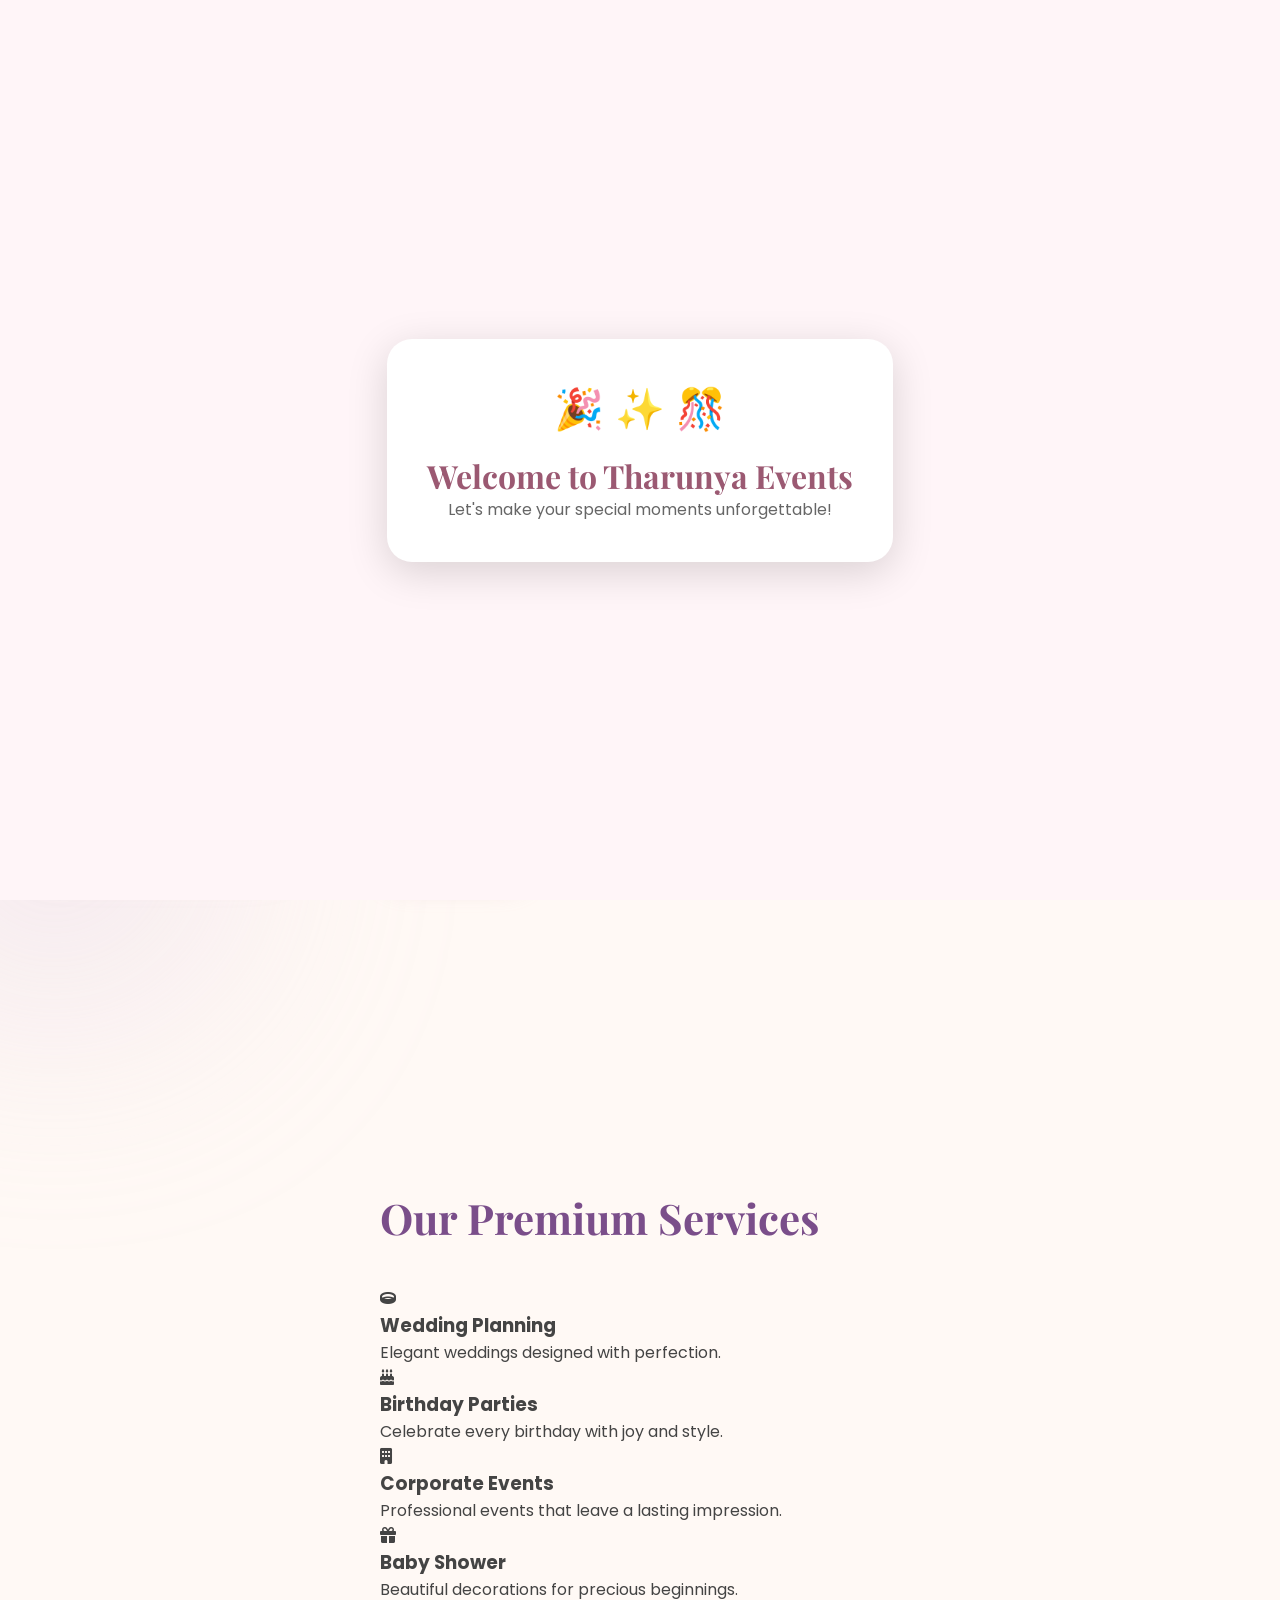
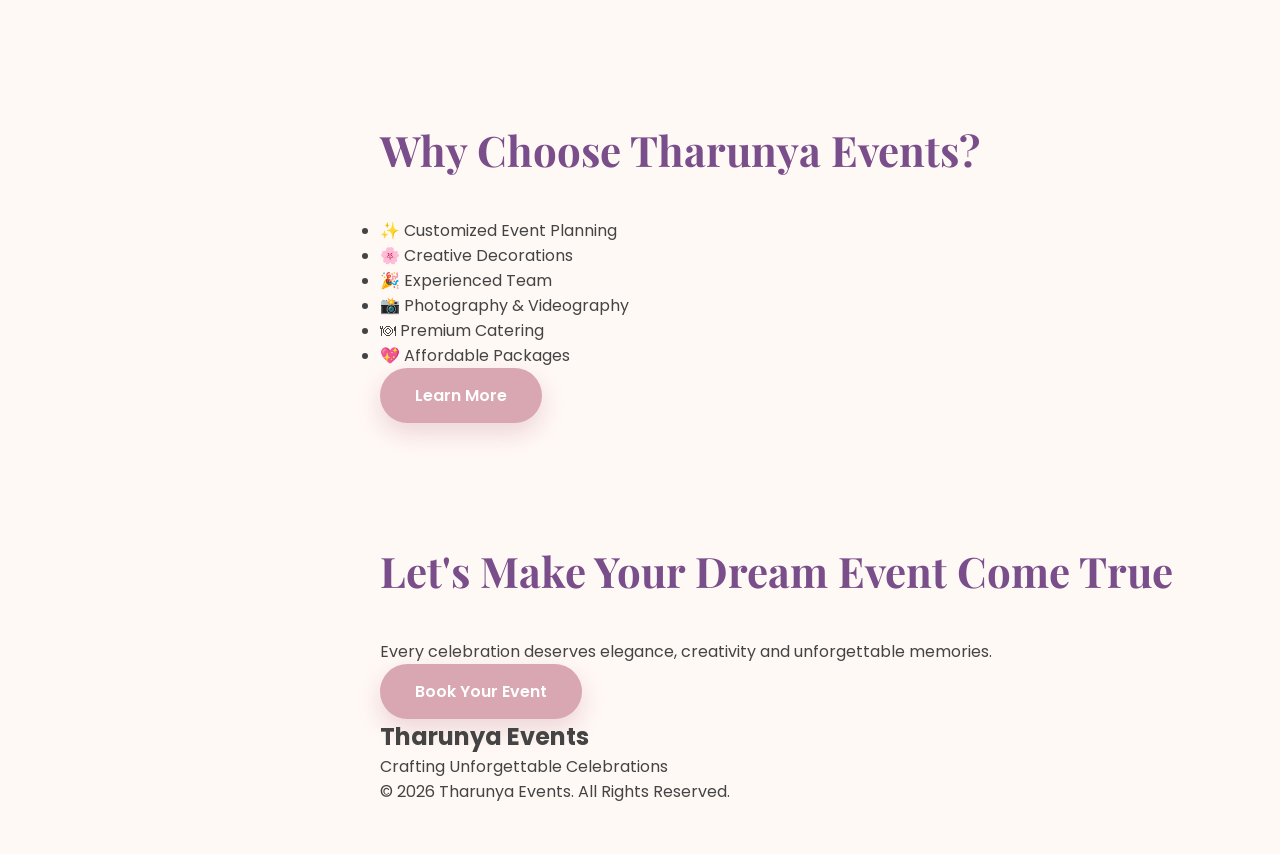
<file: index.html>
<!DOCTYPE html>
<html lang="en">
<head>
    <meta charset="UTF-8">
    <meta name="viewport" content="width=device-width, initial-scale=1.0">
    <title>Tharunya Events | Crafting Unforgettable Celebrations</title>

    <!-- Google Fonts -->
    <link href="https://fonts.googleapis.com/css2?family=Playfair+Display:wght@500;700&family=Poppins:wght@300;400;500;600&display=swap" rel="stylesheet">

    <!-- Font Awesome -->
    <link rel="stylesheet"
    href="https://cdnjs.cloudflare.com/ajax/libs/font-awesome/6.7.1/css/all.min.css">

    <!-- CSS -->
    <link rel="stylesheet" href="css/style.css">
    <link rel="stylesheet" href="css/animations.css">
    <link rel="stylesheet" href="css/responsive.css">
    

</head>

<body>

    <!-- ================= Sidebar ================= -->

    <aside class="sidebar">

        <div class="logo">

            <img src="images/logo.jpg
            " alt="Logo">

            <h2>Tharunya</h2>
            <span>Events</span>

        </div>

        <nav>

            <ul>

                <li class="active">
                    <a href="index.html">
                        <i class="fa-solid fa-house"></i>
                        Home
                    </a>
                </li>

                <li>
                    <a href="about.html">
                        <i class="fa-solid fa-heart"></i>
                        About
                    </a>
                </li>

                <li>
                    <a href="services.html">
                        <i class="fa-solid fa-champagne-glasses"></i>
                        Services
                    </a>
                </li>

                <li>
                    <a href="gallery.html">
                        <i class="fa-solid fa-camera"></i>
                        Gallery
                    </a>
                </li>

                <li>
                    <a href="booking.html">
                        <i class="fa-solid fa-calendar-days"></i>
                        Book Event
                    </a>
                </li>

                <li>
                    <a href="contact.html">
                        <i class="fa-solid fa-envelope"></i>
                        Contact
                    </a>
                </li>

            </ul>

        </nav>

        <div class="sidebar-footer">

            <div class="social-icons">

                <a href="#"><i class="fab fa-instagram"></i></a>

                <a href="#"><i class="fab fa-facebook-f"></i></a>

                <a href="#"><i class="fab fa-pinterest"></i></a>

                <a href="#"><i class="fab fa-whatsapp"></i></a>

            </div>

        </div>

    </aside>

    <!-- ================= Main Content ================= -->

    <main class="main-content">

        <!-- Hero Section -->

        <section class="hero">

            <div class="hero-left">

                <p class="welcome">
                    Welcome To
                </p>

                <h1>
                    Tharunya
                    <span>Events</span>
                </h1>

                <h3>
                    Crafting Unforgettable Celebrations
                </h3>

                <p class="hero-text">

                    From intimate gatherings to grand weddings,
                    we transform every occasion into a magical memory
                    with creativity, elegance and perfection.

                </p>

                <div class="hero-buttons">

                    <a href="booking.html" class="btn1">
                        Book Now
                    </a>

                    <a href="services.html" class="btn2">
                        Explore Services
                    </a>

                </div>

            </div>

            <div class="hero-right">

                <img src="images/about.jpg" alt="Hero">

            </div>

        </section>

        <!-- ================= Services Preview ================= -->

        <section class="services-preview">

            <h2>Our Premium Services</h2>

            <div class="service-container">

                <div class="card">
                    <i class="fa-solid fa-ring"></i>
                    <h3>Wedding Planning</h3>
                    <p>Elegant weddings designed with perfection.</p>
                </div>

                <div class="card">
                    <i class="fa-solid fa-cake-candles"></i>
                    <h3>Birthday Parties</h3>
                    <p>Celebrate every birthday with joy and style.</p>
                </div>

                <div class="card">
                    <i class="fa-solid fa-building"></i>
                    <h3>Corporate Events</h3>
                    <p>Professional events that leave a lasting impression.</p>
                </div>

                <div class="card">
                    <i class="fa-solid fa-gift"></i>
                    <h3>Baby Shower</h3>
                    <p>Beautiful decorations for precious beginnings.</p>
                </div>

            </div>

        </section>

        <!-- ================= Why Choose Us ================= -->

        <section class="why-us">

            <!-- <div class="left">

                <img src="images/about.jpg" alt="About" height="300px" width="300px">

            </div> -->

            <div class="right">

                <h2>Why Choose Tharunya Events?</h2>

                <ul>

                    <li>✨ Customized Event Planning</li>

                    <li>🌸 Creative Decorations</li>

                    <li>🎉 Experienced Team</li>

                    <li>📸 Photography & Videography</li>

                    <li>🍽 Premium Catering</li>

                    <li>💖 Affordable Packages</li>

                </ul>

                <a href="about.html" class="btn1">
                    Learn More
                </a>

            </div>

        </section>


        <!-- ================= Booking CTA ================= -->

        <section class="cta">
            <h2>
                Let's Make Your Dream Event Come True
            </h2>
            <p>
                Every celebration deserves elegance,
                creativity and unforgettable memories.
            </p>
            <a href="booking.html" class="btn1">
                Book Your Event
            </a>
        </section>

        <!-- ================= Footer ================= -->

        
        <footer>

            <h2>Tharunya Events</h2>

            <p>

                Crafting Unforgettable Celebrations

            </p>

            <p>

                © 2026 Tharunya Events. All Rights Reserved.

            </p>

        </footer>

    </main>


    <!-- Welcome Animation -->
<div id="welcome">
    <div class="welcome-box">
        <div class="emoji">🎉 ✨ 🎊</div>
        <h1>Welcome to Tharunya Events</h1>
        <p>Let's make your special moments unforgettable!</p>
    </div>
</div>

<script>
    // Create confetti
    for (let i = 0; i < 80; i++) {
        let confetti = document.createElement("div");

        confetti.className = "confetti";

        confetti.style.left = Math.random() * 100 + "vw";
        confetti.style.animationDuration =
            (Math.random() * 2 + 2) + "s";

        confetti.style.backgroundColor =
            ["#f7b7c8", "#d8b4e2", "#f6d365", "#a8d8c8", "#f5a9b8"]
            [Math.floor(Math.random() * 5)];

        document.body.appendChild(confetti);
    }

    // Remove welcome screen after 3 seconds
    setTimeout(function () {
        document.getElementById("welcome").style.opacity = "0";

        setTimeout(function () {
            document.getElementById("welcome").remove();
        }, 600);

    }, 3000);
</script>

</body>
</html>
</file>
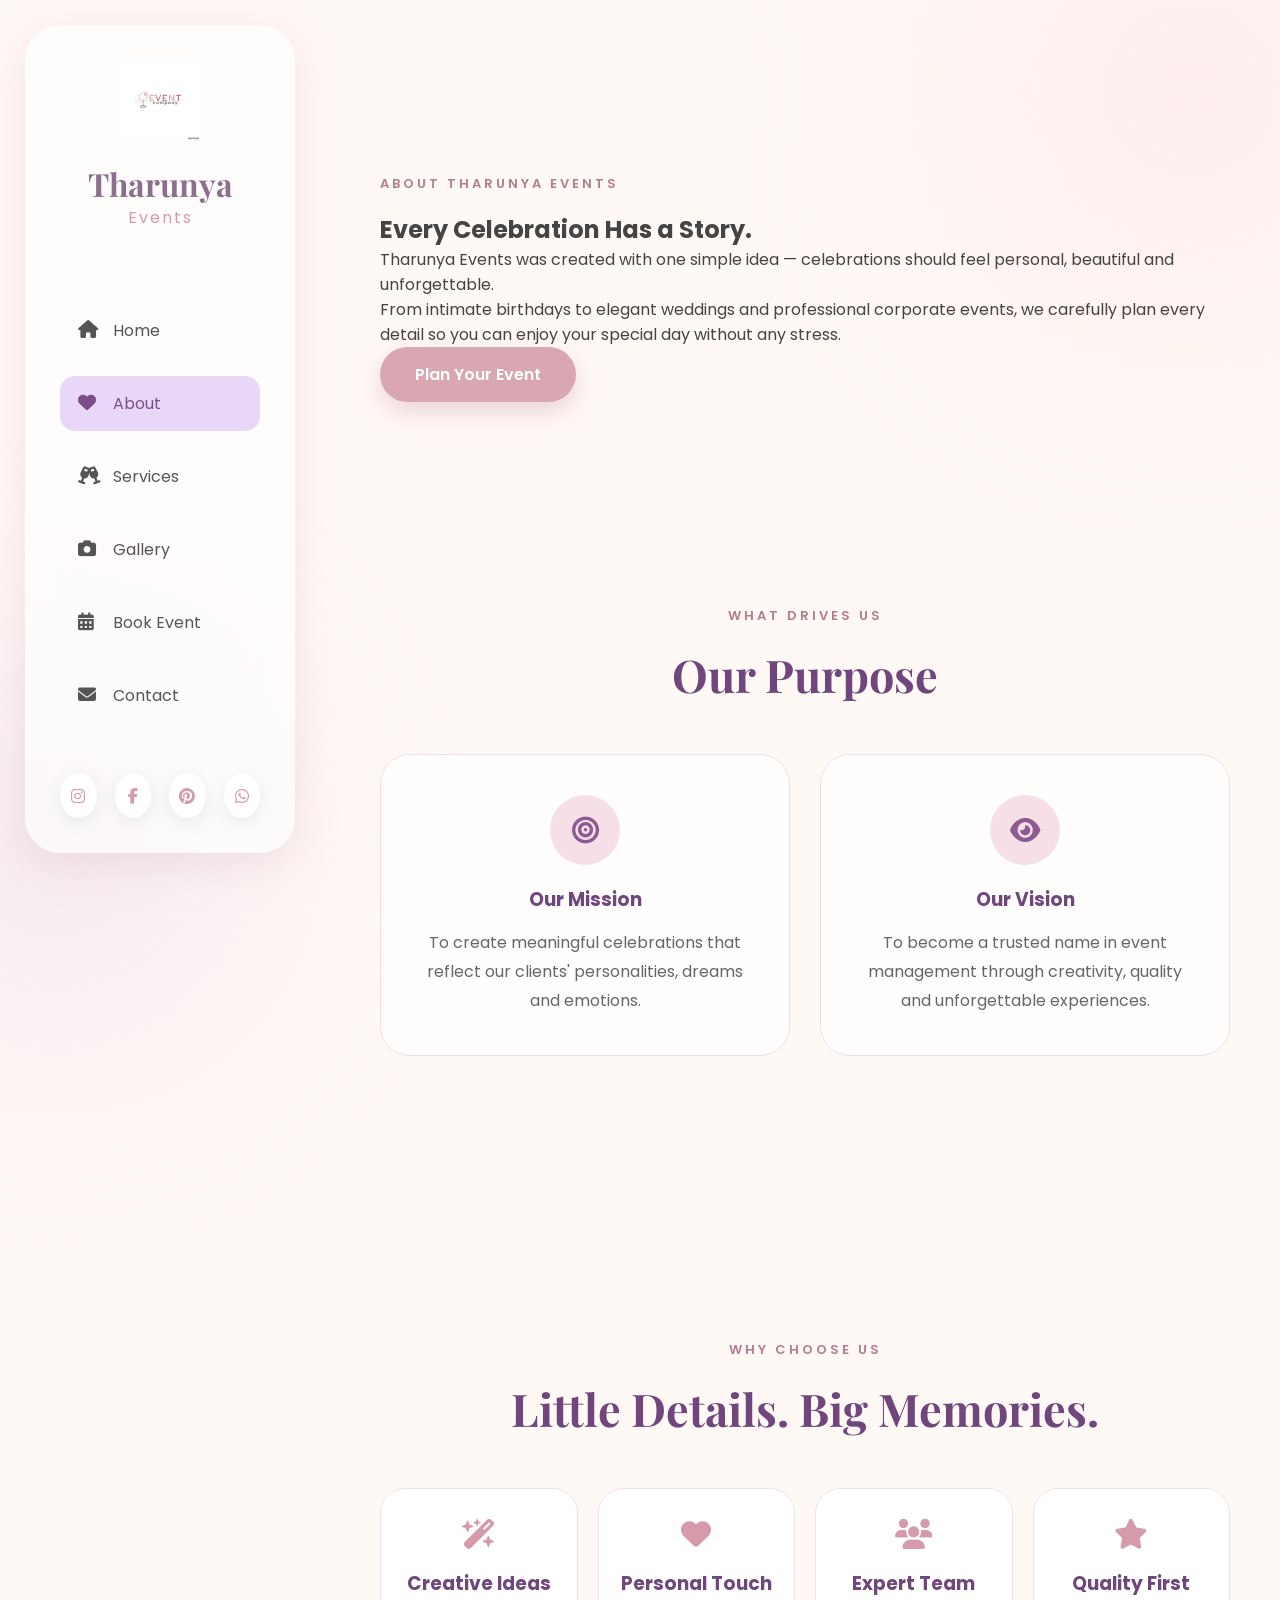
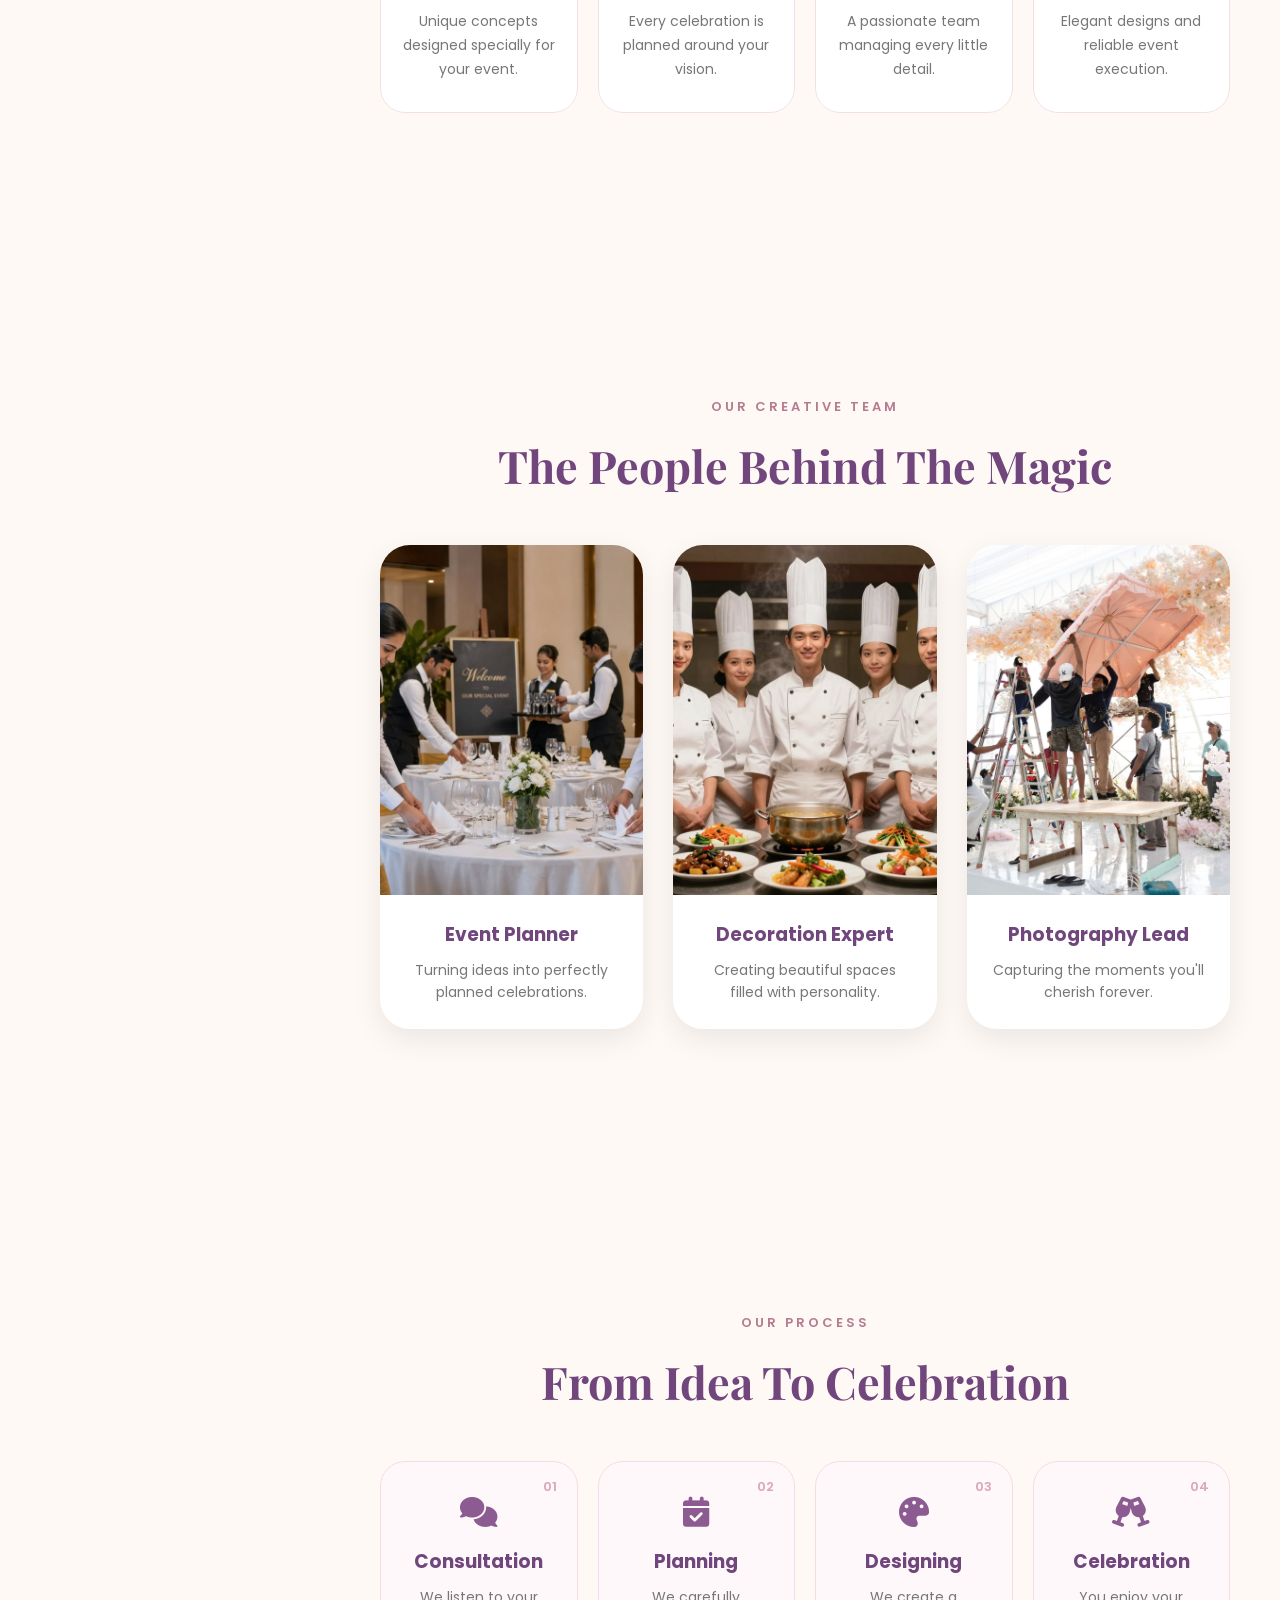
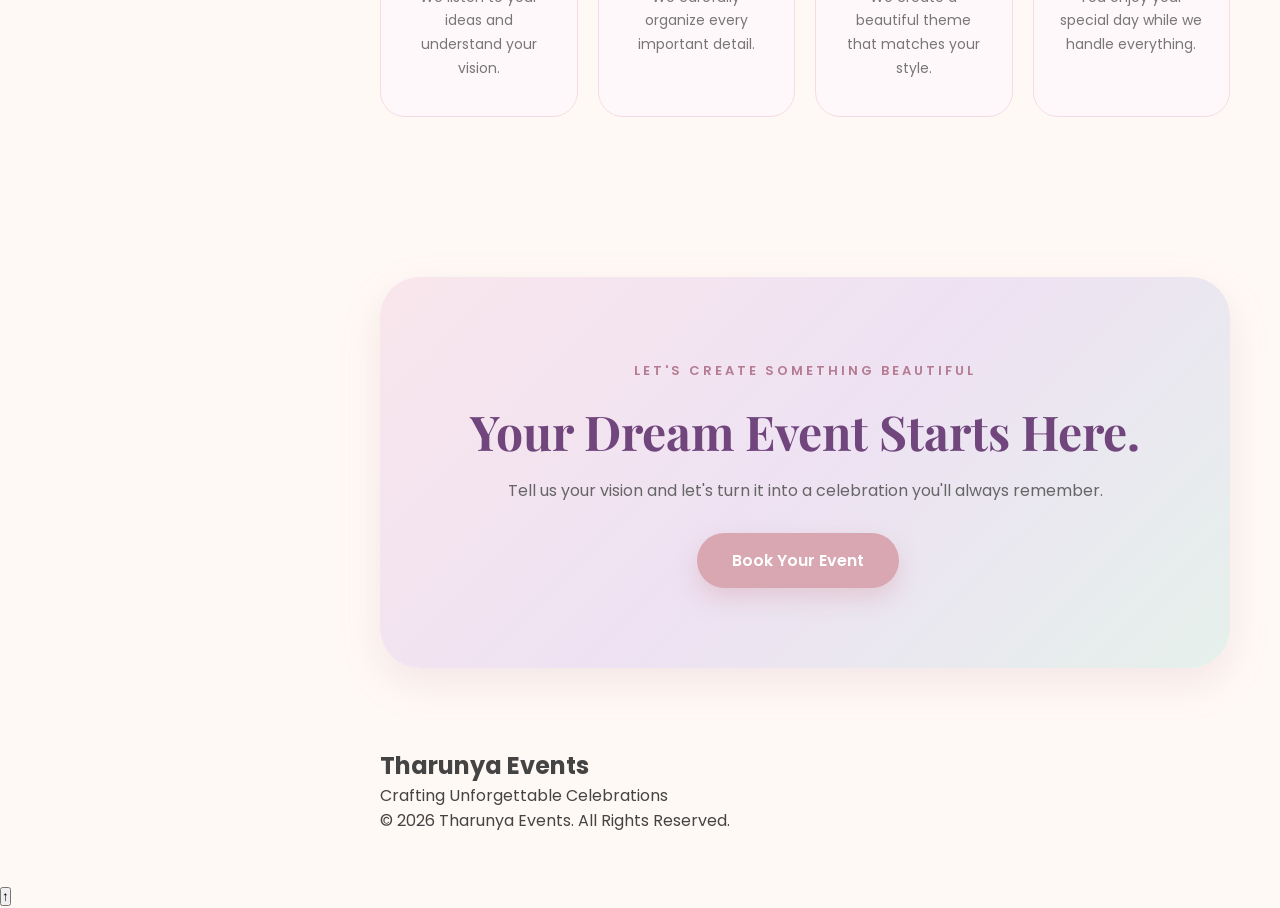
<file: about.html>
<!DOCTYPE html>
<html lang="en">

<head>

    <meta charset="UTF-8">
    <meta name="viewport" content="width=device-width, initial-scale=1.0">

    <title>About Us | Tharunya Events</title>

    <!-- Google Fonts -->
    <link
        href="https://fonts.googleapis.com/css2?family=Playfair+Display:wght@500;600;700&family=Poppins:wght@300;400;500;600&display=swap"
        rel="stylesheet">

    <!-- Font Awesome -->
    <link
        rel="stylesheet"
        href="https://cdnjs.cloudflare.com/ajax/libs/font-awesome/6.7.1/css/all.min.css">

    <!-- CSS -->
    <link rel="stylesheet" href="css/style.css">
    <link rel="stylesheet" href="css/animations.css">
    <link rel="stylesheet" href="css/responsive.css">

</head>

<body>

<!-- =========================
     SIDEBAR
========================= -->

<aside class="sidebar">

    <div class="logo">

        <img src="images/logo.jpg" alt="Tharunya Events Logo">

        <h2>Tharunya</h2>

        <span>Events</span>

    </div>


    <nav>

        <ul>

            <li>
                <a href="index.html">
                    <i class="fa-solid fa-house"></i>
                    Home
                </a>
            </li>

            <li class="active">
                <a href="about.html">
                    <i class="fa-solid fa-heart"></i>
                    About
                </a>
            </li>

            <li>
                <a href="services.html">
                    <i class="fa-solid fa-champagne-glasses"></i>
                    Services
                </a>
            </li>

            <li>
                <a href="gallery.html">
                    <i class="fa-solid fa-camera"></i>
                    Gallery
                </a>
            </li>

            <li>
                <a href="booking.html">
                    <i class="fa-solid fa-calendar-days"></i>
                    Book Event
                </a>
            </li>

            <li>
                <a href="contact.html">
                    <i class="fa-solid fa-envelope"></i>
                    Contact
                </a>
            </li>

        </ul>

    </nav>


    <div class="social-icons">

        <a href="#">
            <i class="fab fa-instagram"></i>
        </a>

        <a href="#">
            <i class="fab fa-facebook-f"></i>
        </a>

        <a href="#">
            <i class="fab fa-pinterest"></i>
        </a>

        <a href="#">
            <i class="fab fa-whatsapp"></i>
        </a>

    </div>

</aside>


<!-- =========================
     MAIN CONTENT
========================= -->

<main class="main-content">


<!-- =========================
     ABOUT INTRO
========================= -->

<section class="about-intro">

    <span class="small-title">
        ABOUT THARUNYA EVENTS
    </span>

    <h1>
        Every Celebration Has a Story.
    </h1>

    <p>
        Tharunya Events was created with one simple idea —
        celebrations should feel personal, beautiful and unforgettable.
    </p>

    <p>
        From intimate birthdays to elegant weddings and professional
        corporate events, we carefully plan every detail so you can
        enjoy your special day without any stress.
    </p>

    <a href="booking.html" class="btn1">
        Plan Your Event
    </a>

</section>


<!-- =========================
     MISSION & VISION
========================= -->

<section class="mission-section">

    <div class="section-heading">

        <span class="small-title">
            WHAT DRIVES US
        </span>

        <h2>
            Our Purpose
        </h2>

    </div>


    <div class="mission-grid">

        <div class="purpose-card">

            <div class="icon-circle">

                <i class="fa-solid fa-bullseye"></i>

            </div>

            <h3>
                Our Mission
            </h3>

            <p>
                To create meaningful celebrations that reflect
                our clients' personalities, dreams and emotions.
            </p>

        </div>


        <div class="purpose-card">

            <div class="icon-circle">

                <i class="fa-solid fa-eye"></i>

            </div>

            <h3>
                Our Vision
            </h3>

            <p>
                To become a trusted name in event management
                through creativity, quality and unforgettable
                experiences.
            </p>

        </div>

    </div>

</section>


<!-- =========================
     WHY CHOOSE US
========================= -->

<section class="why-section">

    <div class="section-heading">

        <span class="small-title">
            WHY CHOOSE US
        </span>

        <h2>
            Little Details. Big Memories.
        </h2>

    </div>


    <div class="features-grid">

        <div class="feature-card">

            <i class="fa-solid fa-wand-magic-sparkles"></i>

            <h3>
                Creative Ideas
            </h3>

            <p>
                Unique concepts designed specially for your event.
            </p>

        </div>


        <div class="feature-card">

            <i class="fa-solid fa-heart"></i>

            <h3>
                Personal Touch
            </h3>

            <p>
                Every celebration is planned around your vision.
            </p>

        </div>


        <div class="feature-card">

            <i class="fa-solid fa-users"></i>

            <h3>
                Expert Team
            </h3>

            <p>
                A passionate team managing every little detail.
            </p>

        </div>


        <div class="feature-card">

            <i class="fa-solid fa-star"></i>

            <h3>
                Quality First
            </h3>

            <p>
                Elegant designs and reliable event execution.
            </p>

        </div>

    </div>

</section>


<!-- =========================
     OUR TEAM
========================= -->

<section class="team-section">

    <div class="section-heading">

        <span class="small-title">
            OUR CREATIVE TEAM
        </span>

        <h2>
            The People Behind The Magic
        </h2>

    </div>


    <div class="team-grid">


        <div class="team-card">

            <div class="team-image">

                <img
                    src="images/team1.jpg"
                    alt="Event Planner">

            </div>

            <div class="team-info">

                <h3>
                    Event Planner
                </h3>

                <p>
                    Turning ideas into perfectly planned celebrations.
                </p>

            </div>

        </div>


        <div class="team-card">

            <div class="team-image">

                <img
                    src="images/team2.jpg"
                    alt="Decoration Expert">

            </div>

            <div class="team-info">

                <h3>
                    Decoration Expert
                </h3>

                <p>
                    Creating beautiful spaces filled with personality.
                </p>

            </div>

        </div>


        <div class="team-card">

            <div class="team-image">

                <img
                    src="images/team3.jpg"
                    alt="Photography Lead">

            </div>

            <div class="team-info">

                <h3>
                    Photography Lead
                </h3>

                <p>
                    Capturing the moments you'll cherish forever.
                </p>

            </div>

        </div>


    </div>

</section>


<!-- =========================
     HOW WE WORK
========================= -->

<section class="process-section">

    <div class="section-heading">

        <span class="small-title">
            OUR PROCESS
        </span>

        <h2>
            From Idea To Celebration
        </h2>

    </div>


    <div class="process-grid">

        <div class="process-card">

            <span>01</span>

            <i class="fa-solid fa-comments"></i>

            <h3>
                Consultation
            </h3>

            <p>
                We listen to your ideas and understand your vision.
            </p>

        </div>


        <div class="process-card">

            <span>02</span>

            <i class="fa-solid fa-calendar-check"></i>

            <h3>
                Planning
            </h3>

            <p>
                We carefully organize every important detail.
            </p>

        </div>


        <div class="process-card">

            <span>03</span>

            <i class="fa-solid fa-palette"></i>

            <h3>
                Designing
            </h3>

            <p>
                We create a beautiful theme that matches your style.
            </p>

        </div>


        <div class="process-card">

            <span>04</span>

            <i class="fa-solid fa-champagne-glasses"></i>

            <h3>
                Celebration
            </h3>

            <p>
                You enjoy your special day while we handle everything.
            </p>

        </div>

    </div>

</section>


<!-- =========================
     CTA
========================= -->

<section class="about-cta">

    <span class="small-title">
        LET'S CREATE SOMETHING BEAUTIFUL
    </span>

    <h2>
        Your Dream Event Starts Here.
    </h2>

    <p>
        Tell us your vision and let's turn it into
        a celebration you'll always remember.
    </p>

    <a href="booking.html" class="btn1">
        Book Your Event
    </a>

</section>


<!-- =========================
     FOOTER
========================= -->

<footer>

    <h2>
        Tharunya Events
    </h2>

    <p>
        Crafting Unforgettable Celebrations
    </p>

    <p>
        © 2026 Tharunya Events. All Rights Reserved.
    </p>

</footer>


</main>


<script src="js/script.js"></script>

</body>

</html>
</file>
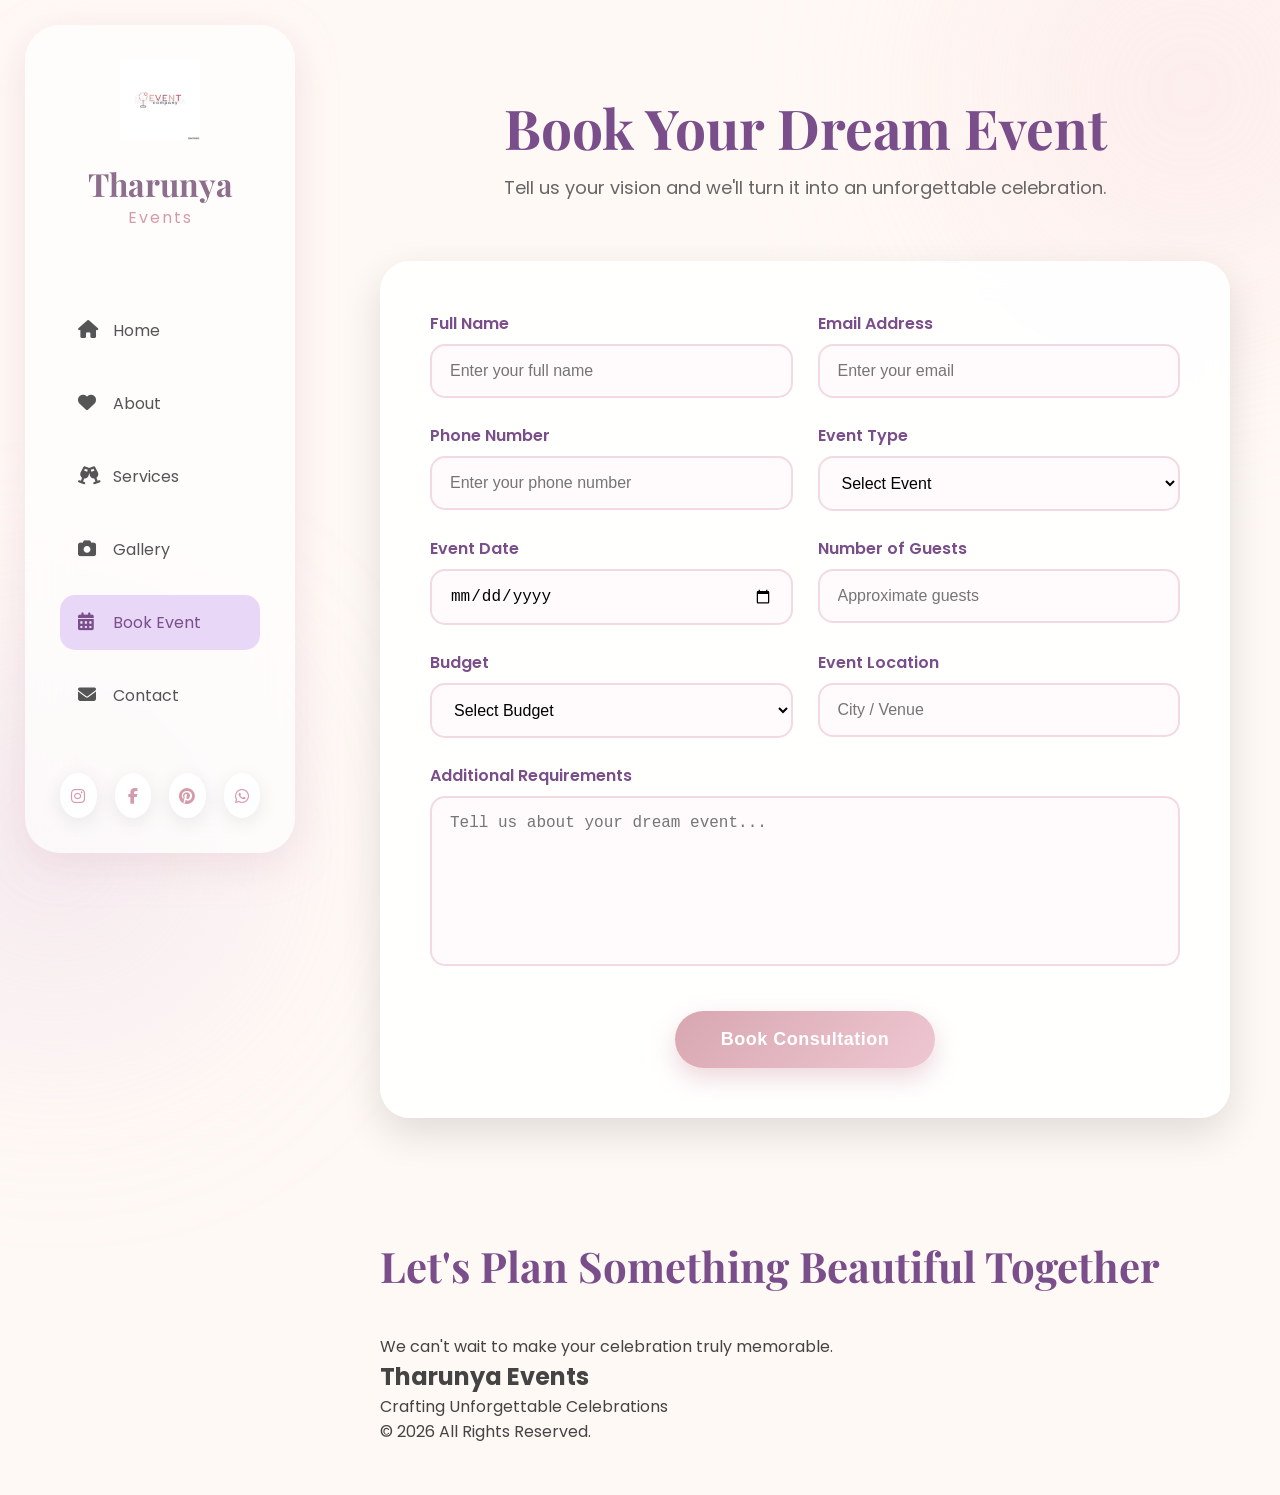
<file: booking.html>
<!DOCTYPE html>
<html lang="en">

<head>

    <meta charset="UTF-8">
    <meta name="viewport" content="width=device-width, initial-scale=1.0">

    <title>Book Event | Tharunya Events</title>

    <link href="https://fonts.googleapis.com/css2?family=Playfair+Display:wght@500;700&family=Poppins:wght@300;400;500;600&display=swap" rel="stylesheet">

    <link rel="stylesheet" href="https://cdnjs.cloudflare.com/ajax/libs/font-awesome/6.7.1/css/all.min.css">

    <link rel="stylesheet" href="css/style.css">
    <link rel="stylesheet" href="css/animations.css">
    <link rel="stylesheet" href="css/responsive.css">

</head>

<body>

    <!-- Sidebar -->

    <aside class="sidebar">

        <div class="logo">
            <img src="images/logo.jpg" alt="">
            <h2>Tharunya</h2>
            <span>Events</span>
        </div>

        <nav>
            <ul>

                <li><a href="index.html"><i class="fa-solid fa-house"></i> Home</a></li>

                <li><a href="about.html"><i class="fa-solid fa-heart"></i> About</a></li>

                <li><a href="services.html"><i class="fa-solid fa-champagne-glasses"></i> Services</a></li>

                <li><a href="gallery.html"><i class="fa-solid fa-camera"></i> Gallery</a></li>

                <li class="active"><a href="booking.html"><i class="fa-solid fa-calendar-days"></i> Book Event</a></li>

                <li><a href="contact.html"><i class="fa-solid fa-envelope"></i> Contact</a></li>

            </ul>
        </nav>

        <div class="social-icons">

            <a href="#"><i class="fab fa-instagram"></i></a>

            <a href="#"><i class="fab fa-facebook-f"></i></a>

            <a href="#"><i class="fab fa-pinterest"></i></a>

            <a href="#"><i class="fab fa-whatsapp"></i></a>

        </div>

    </aside>

    <!-- Main -->

    <main class="main-content">

        <section class="page-banner">

            <h1>Book Your Dream Event</h1>

            <p>
                Tell us your vision and we'll turn it into an unforgettable celebration.
            </p>

        </section>

        <section class="booking-form">

            <form>

                <div class="input-box">

                    <label>Full Name</label>

                    <input type="text" placeholder="Enter your full name" required>

                </div>

                <div class="input-box">

                    <label>Email Address</label>

                    <input type="email" placeholder="Enter your email" required>

                </div>

                <div class="input-box">

                    <label>Phone Number</label>

                    <input type="tel" placeholder="Enter your phone number" required>

                </div>

                <div class="input-box">

                    <label>Event Type</label>

                    <select required>

                        <option>Select Event</option>

                        <option>Wedding</option>

                        <option>Birthday Party</option>

                        <option>Engagement</option>

                        <option>Baby Shower</option>

                        <option>Corporate Event</option>

                        <option>Anniversary</option>

                    </select>

                </div>

                <div class="input-box">

                    <label>Event Date</label>

                    <input type="date">

                </div>

                <div class="input-box">

                    <label>Number of Guests</label>

                    <input type="number" placeholder="Approximate guests">

                </div>

                <div class="input-box">

                    <label>Budget</label>

                    <select>

                        <option>Select Budget</option>

                        <option>₹50,000 - ₹1,00,000</option>

                        <option>₹1,00,000 - ₹3,00,000</option>

                        <option>₹3,00,000 - ₹5,00,000</option>

                        <option>Above ₹5,00,000</option>

                    </select>

                </div>

                <div class="input-box">

                    <label>Event Location</label>

                    <input type="text" placeholder="City / Venue">

                </div>

                <div class="input-box full">

                    <label>Additional Requirements</label>

                    <textarea rows="6" placeholder="Tell us about your dream event..."></textarea>

                </div>

                <button class="btn1" type="submit">

                    Book Consultation

                </button>

            </form>

        </section>

        <section class="cta">

            <h2>Let's Plan Something Beautiful Together</h2>

            <p>
                We can't wait to make your celebration truly memorable.
            </p>

        </section>

        <footer>

            <h2>Tharunya Events</h2>

            <p>Crafting Unforgettable Celebrations</p>

            <p>© 2026 All Rights Reserved.</p>

        </footer>

    </main>

</body>

</html>
</file>
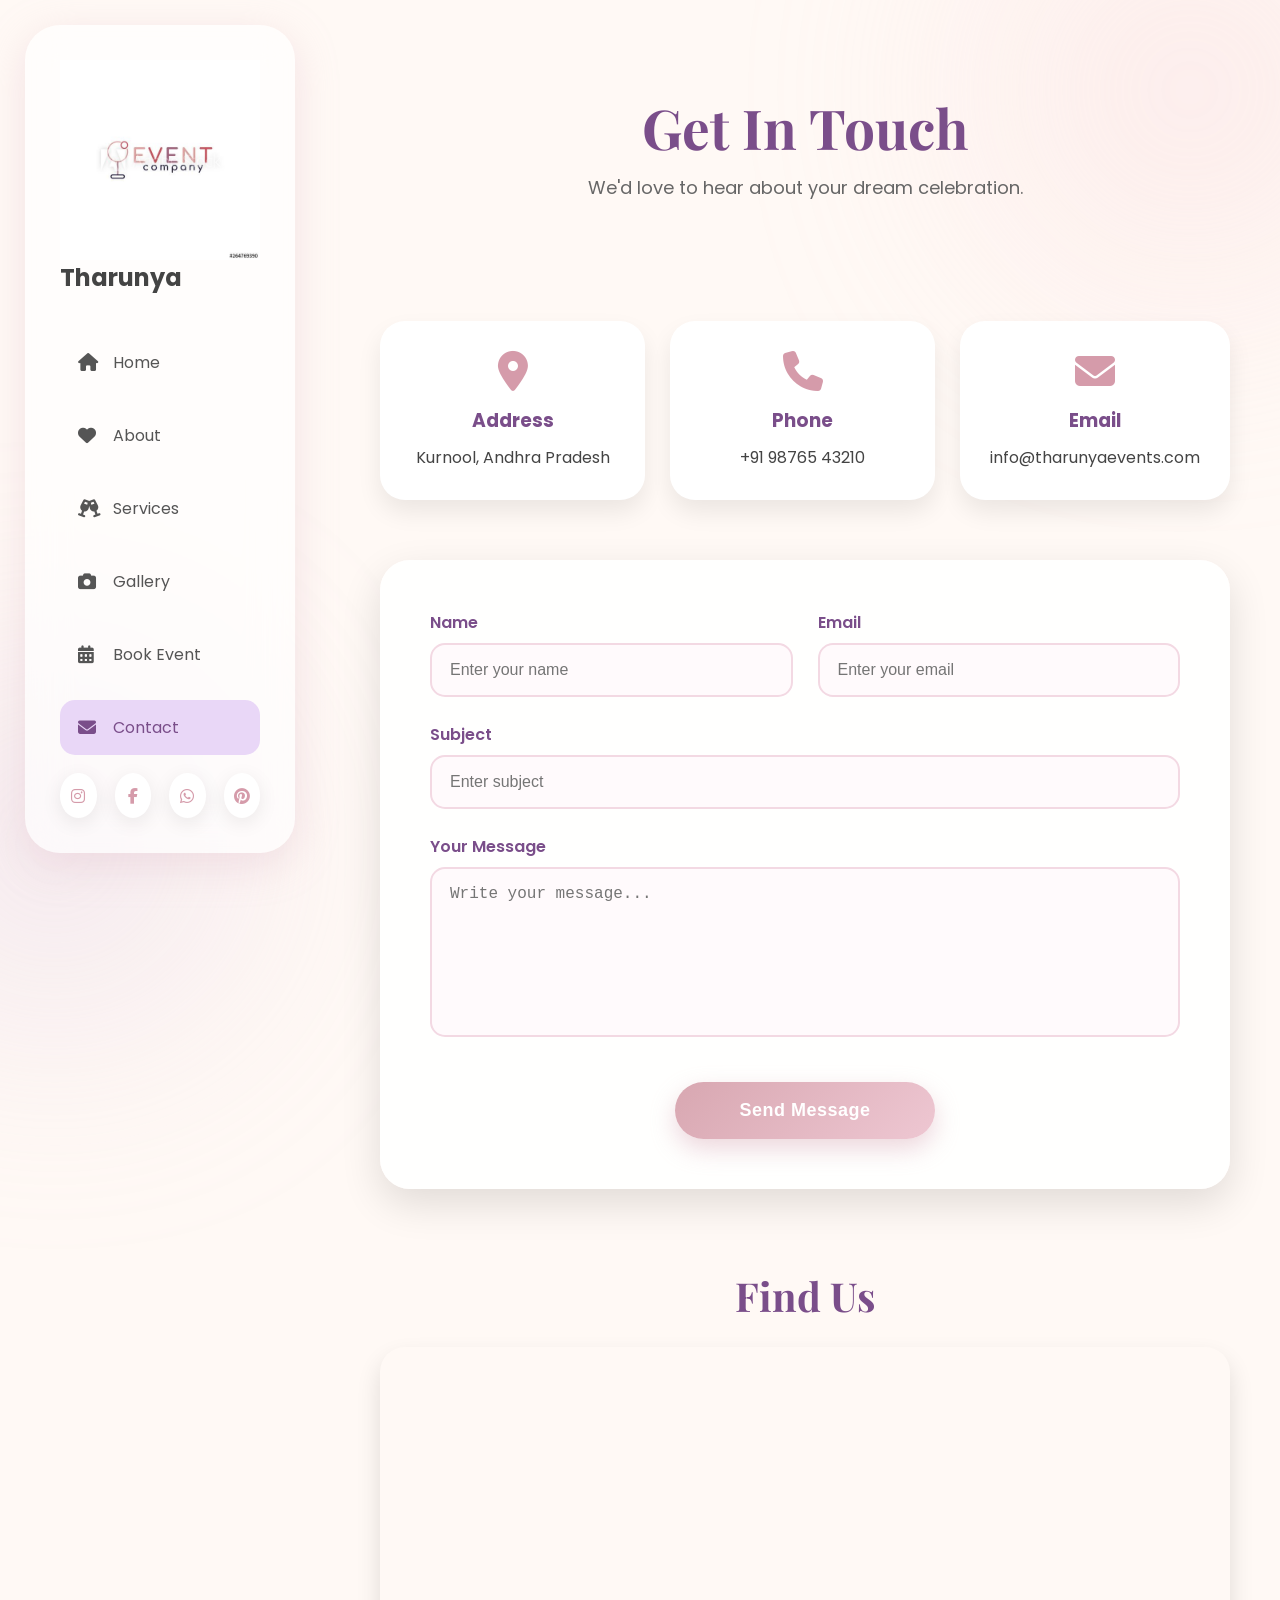
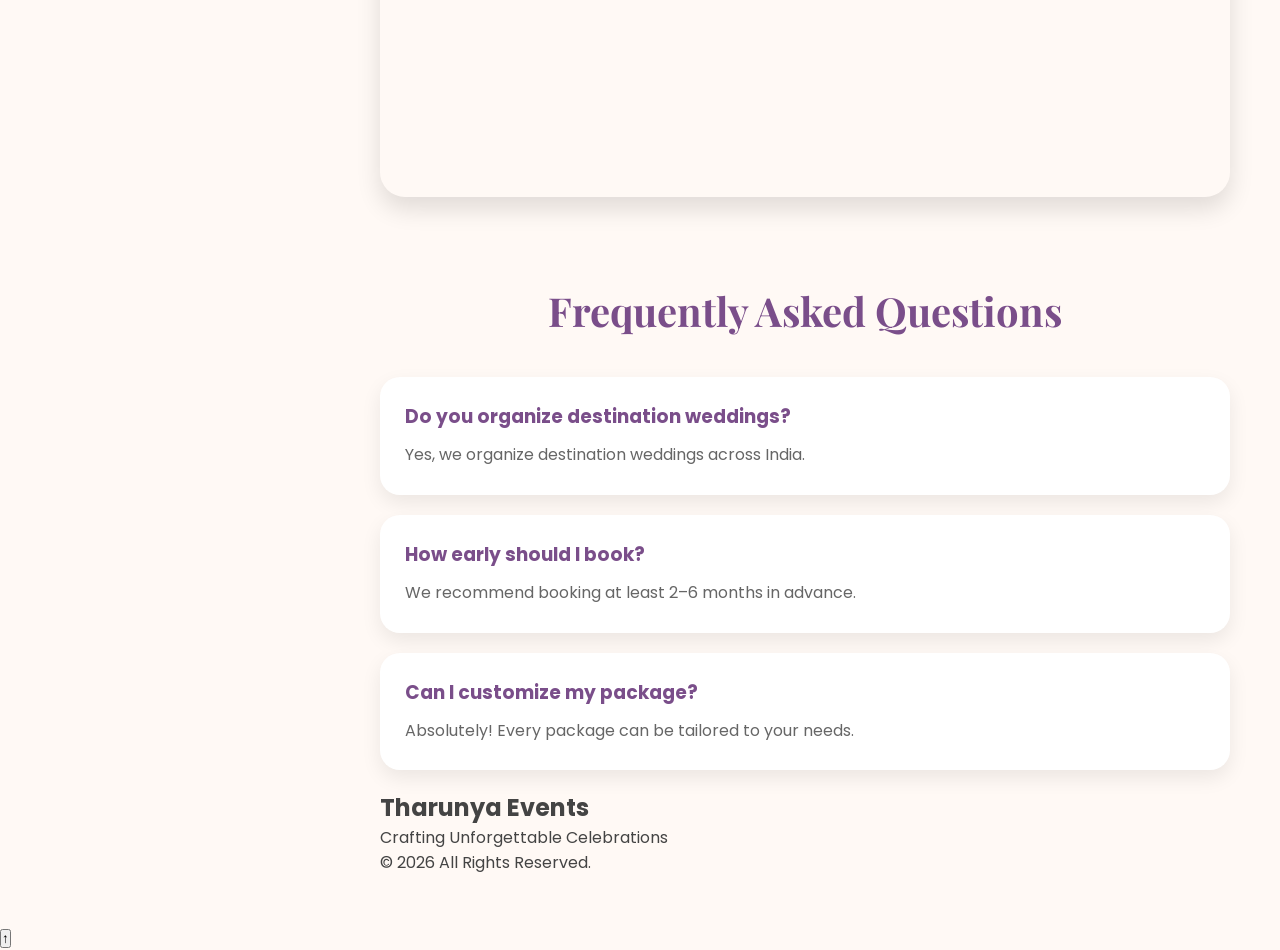
<file: contact.html>
<!DOCTYPE html>
<html lang="en">

<head>

    <meta charset="UTF-8">
    <meta name="viewport" content="width=device-width, initial-scale=1.0">

    <title>Contact | Tharunya Events</title>

    <!-- Google Fonts -->
    <link href="https://fonts.googleapis.com/css2?family=Playfair+Display:wght@500;700&family=Poppins:wght@300;400;500;600&display=swap" rel="stylesheet">

    <!-- Font Awesome -->
    <link rel="stylesheet" href="https://cdnjs.cloudflare.com/ajax/libs/font-awesome/6.7.1/css/all.min.css">

    <link rel="stylesheet" href="css/style.css">
    <link rel="stylesheet" href="css/animations.css">
    <link rel="stylesheet" href="css/responsive.css">

</head>

<body>

<!-- Sidebar -->

<aside class="sidebar">

    
        <img src="images/logo.jpg">
        <h2>Tharunya</h2>
        <span><Events</span>
    </div>

    <nav>

        <ul>

            <li><a href="index.html"><i class="fa-solid fa-house"></i> Home</a></li>

            <li><a href="about.html"><i class="fa-solid fa-heart"></i> About</a></li>

            <li><a href="services.html"><i class="fa-solid fa-champagne-glasses"></i> Services</a></li>

            <li><a href="gallery.html"><i class="fa-solid fa-camera"></i> Gallery</a></li>

            <li><a href="booking.html"><i class="fa-solid fa-calendar-days"></i> Book Event</a></li>

            <li class="active"><a href="contact.html"><i class="fa-solid fa-envelope"></i> Contact</a></li>

        </ul>

    </nav>

    <div class="social-icons">

        <a href="#"><i class="fab fa-instagram"></i></a>
        <a href="#"><i class="fab fa-facebook-f"></i></a>
        <a href="#"><i class="fab fa-whatsapp"></i></a>
        <a href="#"><i class="fab fa-pinterest"></i></a>

    </div>

</aside>

<!-- Main -->

<main class="main-content">

    <!-- Banner -->

    <section class="page-banner">

        <h1>Get In Touch</h1>

        <p>

            We'd love to hear about your dream celebration.

        </p>

    </section>

    <!-- Contact Cards -->

    <section class="contact-cards">

        <div class="card">

            <i class="fa-solid fa-location-dot"></i>

            <h3>Address</h3>

            <p>Kurnool, Andhra Pradesh</p>

        </div>

        <div class="card">

            <i class="fa-solid fa-phone"></i>

            <h3>Phone</h3>

            <p>+91 98765 43210</p>

        </div>

        <div class="card">

            <i class="fa-solid fa-envelope"></i>

            <h3>Email</h3>

            <p>info@tharunyaevents.com</p>

        </div>

    </section>

    <!-- Contact Form -->

    <section class="booking-form">

        <form>

            <div class="input-box">

                <label>Name</label>

                <input type="text" placeholder="Enter your name">

            </div>

            <div class="input-box">

                <label>Email</label>

                <input type="email" placeholder="Enter your email">

            </div>

            <div class="input-box full">

                <label>Subject</label>

                <input type="text" placeholder="Enter subject">

            </div>

            <div class="input-box full">

                <label>Your Message</label>

                <textarea rows="6" placeholder="Write your message..."></textarea>

            </div>

            <button class="btn1">

                Send Message

            </button>

        </form>

    </section>

    <!-- Google Map -->

    <section class="map">

        <h2>Find Us</h2>

        <iframe
            src="https://www.google.com/maps/embed?pb="
            width="100%"
            height="450"
            style="border:0;border-radius:25px;"
            loading="lazy">
        </iframe>

    </section>

    <!-- FAQ -->

    <section class="faq">

        <h2>Frequently Asked Questions</h2>

        <div class="card">

            <h3>Do you organize destination weddings?</h3>

            <p>Yes, we organize destination weddings across India.</p>

        </div>

        <div class="card">

            <h3>How early should I book?</h3>

            <p>We recommend booking at least 2–6 months in advance.</p>

        </div>

        <div class="card">

            <h3>Can I customize my package?</h3>

            <p>Absolutely! Every package can be tailored to your needs.</p>

        </div>

    </section>

    <!-- Footer -->

    <footer>

        <h2>Tharunya Events</h2>

        <p>Crafting Unforgettable Celebrations</p>

        <p>© 2026 All Rights Reserved.</p>

    </footer>

</main>

<script src="js/script.js"></script>

</body>
</html>
</file>
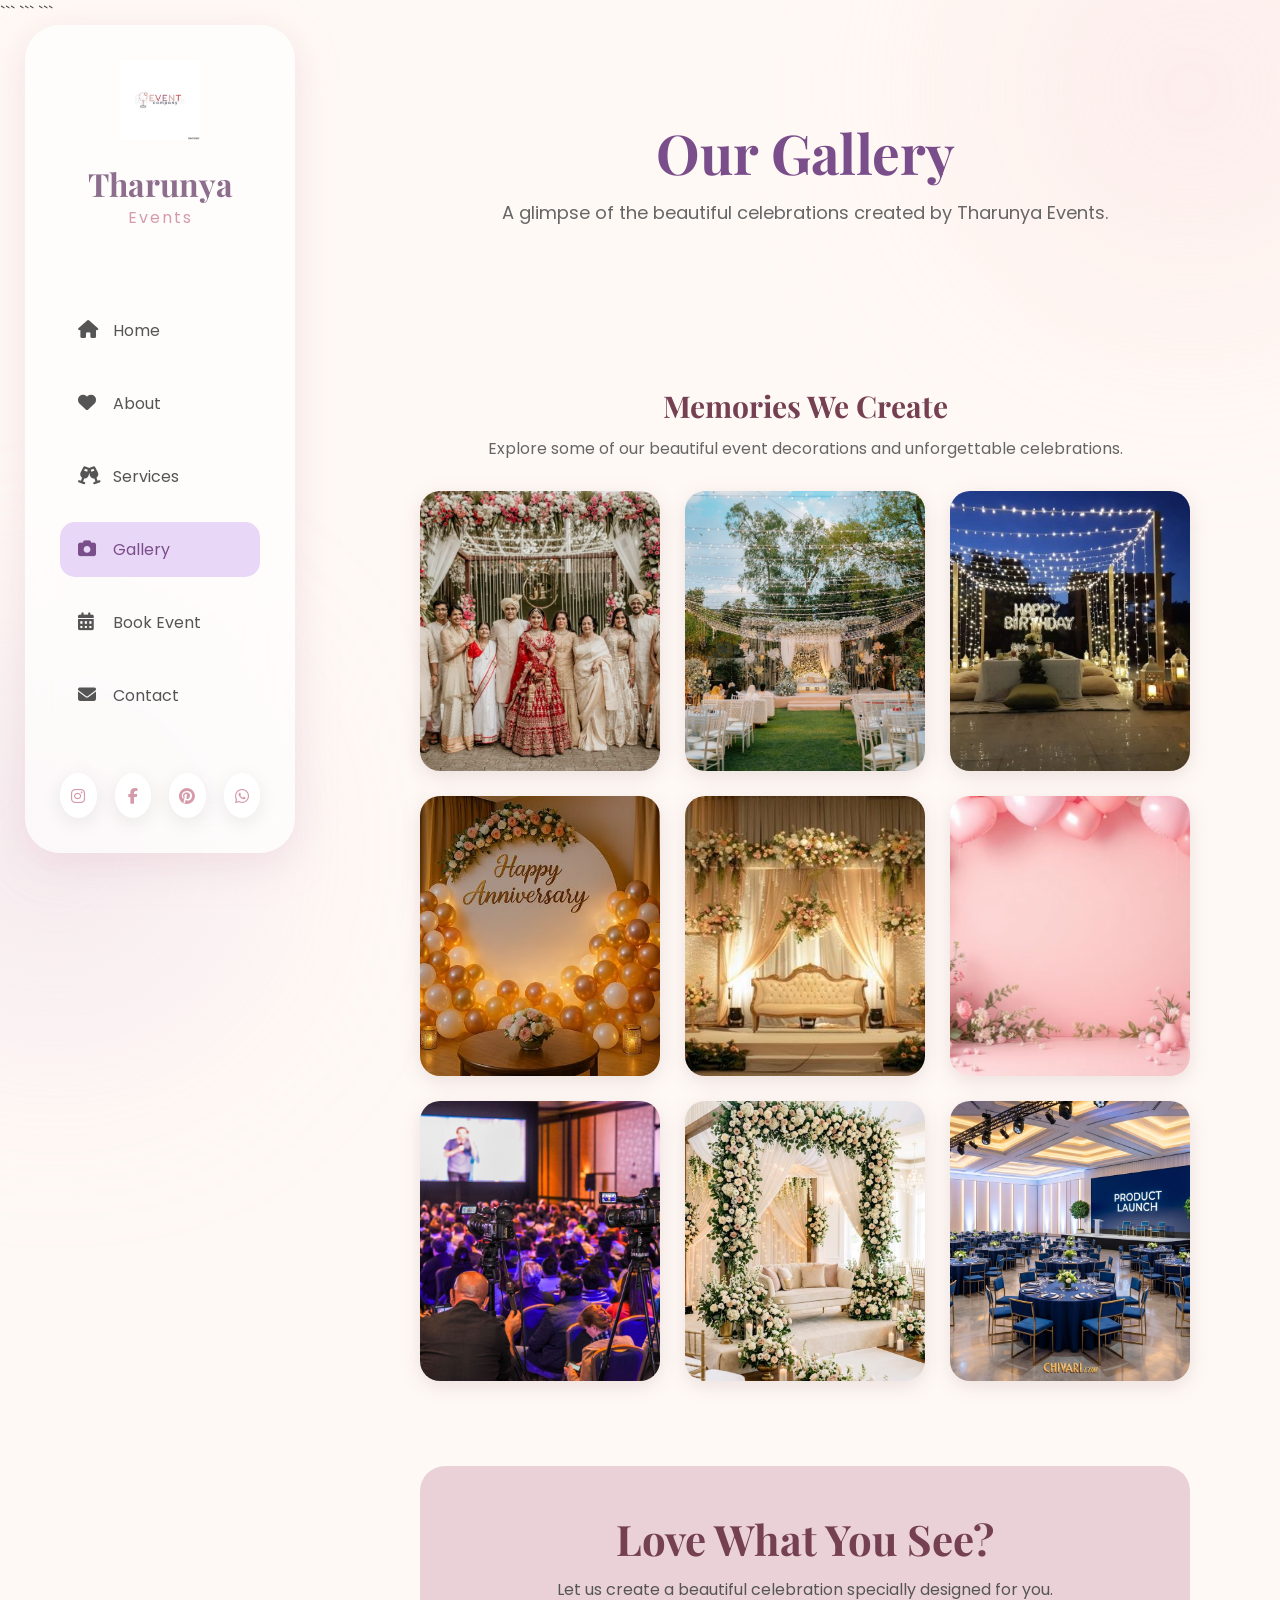
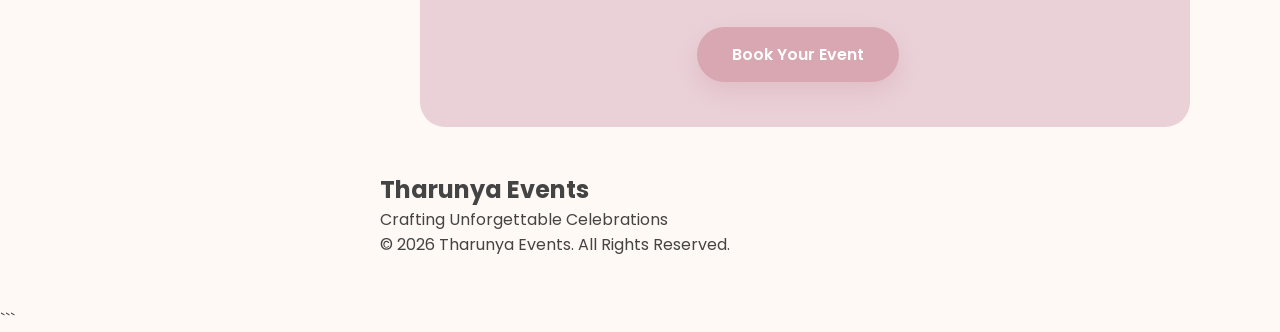
<file: gallery.html>
<!DOCTYPE html>

<html lang="en">

<head>

```
<meta charset="UTF-8">
<meta name="viewport" content="width=device-width, initial-scale=1.0">

<title>Gallery | Tharunya Events</title>

<!-- Google Fonts -->
<link
    href="https://fonts.googleapis.com/css2?family=Playfair+Display:wght@500;700&family=Poppins:wght@300;400;500;600&display=swap"
    rel="stylesheet">

<!-- Font Awesome -->
<link rel="stylesheet"
    href="https://cdnjs.cloudflare.com/ajax/libs/font-awesome/6.7.1/css/all.min.css">

<!-- CSS -->
<link rel="stylesheet" href="css/style.css">
<link rel="stylesheet" href="css/animations.css">
<link rel="stylesheet" href="css/responsive.css">

<style>

    .gallery-section {
        padding: 40px;
    }

    .gallery-intro {
        text-align: center;
        margin-bottom: 30px;
    }

    .gallery-intro h2 {
        font-family: "Playfair Display", serif;
        color: #754052;
        font-size: 30px;
        margin-bottom: 10px;
    }

    .gallery-intro p {
        color: #666;
    }

    .gallery-grid {
        display: grid;
        grid-template-columns: repeat(3, 1fr);
        gap: 25px;
    }

    .gallery-item {
        position: relative;
        height: 280px;
        overflow: hidden;
        border-radius: 20px;
        background: #fff8f8;
        box-shadow: 0 5px 20px rgba(120, 80, 90, 0.15);
    }

    .gallery-item img {
        width: 100%;
        height: 100%;
        object-fit: cover;
        display: block;
        transition: 0.4s;
    }

    .gallery-item:hover img {
        transform: scale(1.08);
    }

    .gallery-overlay {
        position: absolute;
        left: 0;
        right: 0;
        bottom: 0;
        padding: 25px 20px 20px;
        background: linear-gradient(
            transparent,
            rgba(70, 35, 45, 0.85)
        );
        color: white;
        transform: translateY(100%);
        transition: 0.4s;
    }

    .gallery-item:hover .gallery-overlay {
        transform: translateY(0);
    }

    .gallery-overlay h3 {
        font-family: "Playfair Display", serif;
        margin: 0 0 5px;
        font-size: 21px;
    }

    .gallery-overlay p {
        margin: 0;
        font-size: 13px;
    }

    .gallery-cta {
        margin: 45px 40px;
        padding: 45px;
        text-align: center;
        border-radius: 25px;
        background: #ead1d8;
    }

    .gallery-cta h2 {
        font-family: "Playfair Display", serif;
        color: #754052;
        margin-bottom: 10px;
    }

    .gallery-cta p {
        color: #555;
        margin-bottom: 25px;
    }

    @media (max-width: 900px) {

        .gallery-grid {
            grid-template-columns: repeat(2, 1fr);
        }

    }

    @media (max-width: 600px) {

        .gallery-section {
            padding: 20px;
        }

        .gallery-grid {
            grid-template-columns: 1fr;
        }

        .gallery-item {
            height: 260px;
        }

        .gallery-cta {
            margin: 30px 20px;
            padding: 30px 20px;
        }

    }

</style>
```

</head>

<body>

```
<!-- Sidebar -->

<aside class="sidebar">

    <div class="logo">

        <img src="images/logo.jpg" alt="Logo">

        <h2>Tharunya</h2>
        <span>Events</span>

    </div>


    <nav>

        <ul>

            <li>
                <a href="index.html">
                    <i class="fa-solid fa-house"></i> Home
                </a>
            </li>

            <li>
                <a href="about.html">
                    <i class="fa-solid fa-heart"></i> About
                </a>
            </li>

            <li>
                <a href="services.html">
                    <i class="fa-solid fa-champagne-glasses"></i> Services
                </a>
            </li>

            <li class="active">
                <a href="gallery.html">
                    <i class="fa-solid fa-camera"></i> Gallery
                </a>
            </li>

            <li>
                <a href="booking.html">
                    <i class="fa-solid fa-calendar-days"></i> Book Event
                </a>
            </li>

            <li>
                <a href="contact.html">
                    <i class="fa-solid fa-envelope"></i> Contact
                </a>
            </li>

        </ul>

    </nav>


    <div class="social-icons">

        <a href="#">
            <i class="fab fa-instagram"></i>
        </a>

        <a href="#">
            <i class="fab fa-facebook-f"></i>
        </a>

        <a href="#">
            <i class="fab fa-pinterest"></i>
        </a>

        <a href="#">
            <i class="fab fa-whatsapp"></i>
        </a>

    </div>

</aside>


<!-- Main Content -->

<main class="main-content">


    <!-- Banner -->

    <section class="page-banner">

        <h1>Our Gallery</h1>

        <p>
            A glimpse of the beautiful celebrations
            created by Tharunya Events.
        </p>

    </section>


    <!-- Gallery -->

    <section class="gallery-section">

        <div class="gallery-intro">

            <h2>Memories We Create</h2>

            <p>
                Explore some of our beautiful event decorations
                and unforgettable celebrations.
            </p>

        </div>


        <div class="gallery-grid">


            <!-- Wedding -->

            <div class="gallery-item">

                <img src="images/wedding.jpg"
                    alt="Wedding Event">

                <div class="gallery-overlay">

                    <h3>Wedding Celebration</h3>

                    <p>Elegant wedding decoration</p>

                </div>

            </div>


            <!-- Wedding -->

            <div class="gallery-item">

                <img src="images/wedding1.jpg"
                    alt="Wedding Decoration">

                <div class="gallery-overlay">

                    <h3>Wedding Decor</h3>

                    <p>Beautiful floral arrangements</p>

                </div>

            </div>


            <!-- Birthday -->

            <div class="gallery-item">

                <img src="images/birthday.jpg"
                    alt="Birthday Party">

                <div class="gallery-overlay">

                    <h3>Birthday Party</h3>

                    <p>Fun and colorful birthday setup</p>

                </div>

            </div>


            <!-- Birthday -->

            <div class="gallery-item">

                <img src="images/anniversery.jpg"
                    alt="Birthday Decoration">

                <div class="gallery-overlay">

                    <h3>Anniversery Celebrations</h3>

                    <p>Creative themed decorations</p>

                </div>

            </div>


            <!-- Engagement -->

            <div class="gallery-item">

                <img src="images/engagement.jpg"
                    alt="Engagement Event">

                <div class="gallery-overlay">

                    <h3>Engagement</h3>

                    <p>Romantic engagement setup</p>

                </div>

            </div>


            <!-- Baby Shower -->

            <div class="gallery-item">

                <img src="images/babyshower.jpg"
                    alt="Baby Shower">

                <div class="gallery-overlay">

                    <h3>Baby Shower</h3>

                    <p>Sweet pastel themed celebration</p>

                </div>

            </div>


            <!-- Decoration -->

            <div class="gallery-item">

                <img src="images/corporate.jpg"
                    alt="Event Decoration">

                <div class="gallery-overlay">

                    <h3>Event Decoration</h3>

                    <p>Customized event decoration</p>

                </div>

            </div>


            <!-- Stage -->

            <div class="gallery-item">

                <img src="images/decoration.jpg"
                    alt="Stage Decoration">

                <div class="gallery-overlay">

                    <h3>Stage Decoration</h3>

                    <p>Elegant stage setup</p>

                </div>

            </div>


            <!-- Corporate -->

            <div class="gallery-item">

                <img src="images/corporate1.jpg"
                    alt="Corporate Event">

                <div class="gallery-overlay">

                    <h3>Corporate Event</h3>

                    <p>Professional event arrangements</p>

                </div>

            </div>


        </div>

    </section>


    <!-- CTA -->

    <section class="gallery-cta">

        <h2>Love What You See?</h2>

        <p>
            Let us create a beautiful celebration
            specially designed for you.
        </p>

        <a href="booking.html" class="btn1">
            Book Your Event
        </a>

    </section>


    <!-- Footer -->

    <footer>

        <h2>Tharunya Events</h2>

        <p>Crafting Unforgettable Celebrations</p>

        <p>
            © 2026 Tharunya Events. All Rights Reserved.
        </p>

    </footer>

</main>
```

</body>

</html>
</file>
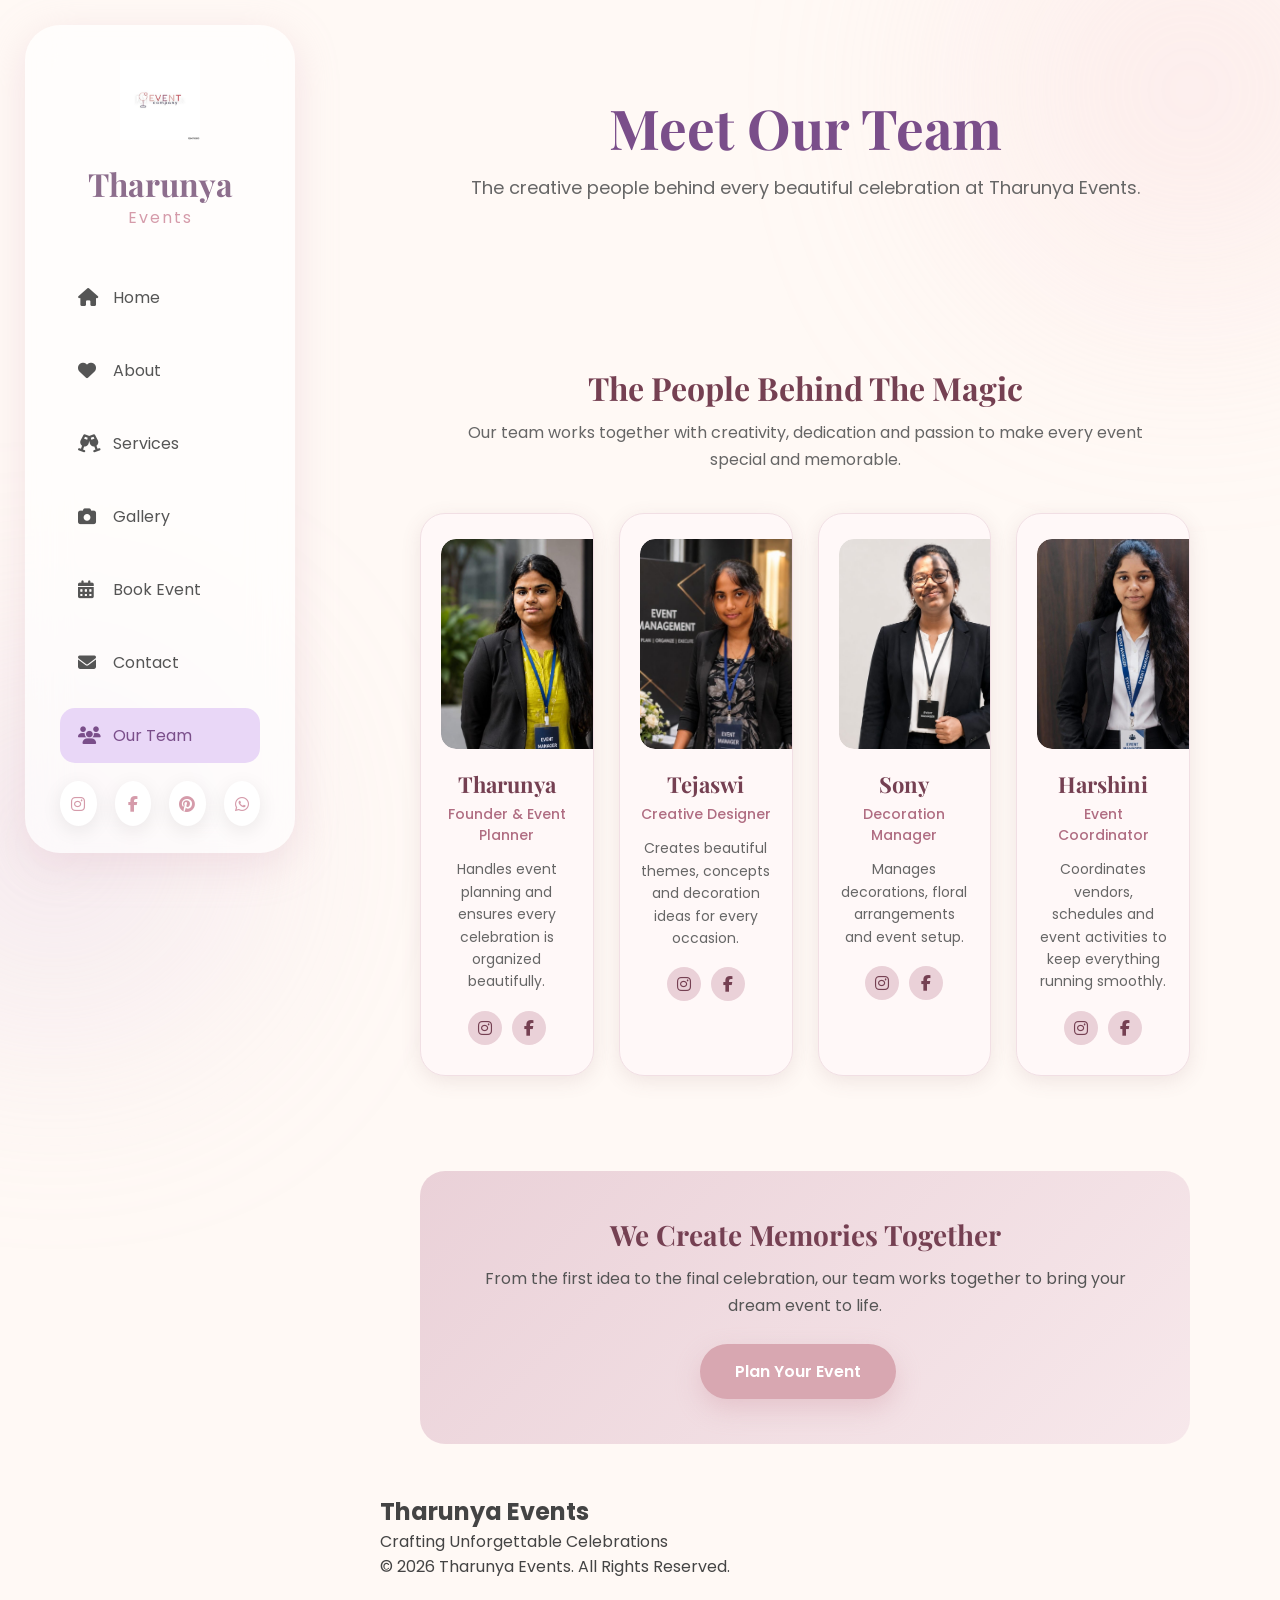
<file: services.html>
<!DOCTYPE html>

<html lang="en">

<head>

<meta charset="UTF-8">
<meta name="viewport" content="width=device-width, initial-scale=1.0">

<title>Our Team | Tharunya Events</title>

<!-- Google Fonts -->
<link
    href="https://fonts.googleapis.com/css2?family=Playfair+Display:wght@500;700&family=Poppins:wght@300;400;500;600&display=swap"
    rel="stylesheet">

<!-- Font Awesome -->
<link rel="stylesheet"
    href="https://cdnjs.cloudflare.com/ajax/libs/font-awesome/6.7.1/css/all.min.css">

<!-- CSS -->
<link rel="stylesheet" href="css/style.css">
<link rel="stylesheet" href="css/animations.css">
<link rel="stylesheet" href="css/responsive.css">

<style>

    /* Team Section */

    .team-section {
        padding: 45px 40px;
    }

    .team-intro {
        text-align: center;
        max-width: 700px;
        margin: 0 auto 40px;
    }

    .team-intro h2 {
        font-family: "Playfair Display", serif;
        color: #754052;
        font-size: 32px;
        margin-bottom: 10px;
    }

    .team-intro p {
        color: #666;
        line-height: 1.7;
    }


    /* Team Grid */

    .team-grid {
        display: grid;
        grid-template-columns: repeat(4, 1fr);
        gap: 25px;
    }


    /* Team Card */

    .team-card {
        background: #fff8f8;
        border-radius: 25px;
        padding: 25px 20px 30px;
        text-align: center;
        box-shadow: 0 5px 20px rgba(120, 80, 90, 0.12);
        transition: 0.4s;
        border: 1px solid #f1dfe4;
    }

    .team-card:hover {
        transform: translateY(-10px);
        box-shadow: 0 12px 30px rgba(120, 80, 90, 0.20);
    }


    /* Team Image */

    /* .team-image {
        width: 200px;
        height: 200px;
        margin: 0 auto 20px;
        border-radius: 50%;
        padding: 6px;
        background: #ead1d8;
    }

    .team-image img {
        width: 100%;
        height: 100%;
        border-radius: 50%;
        object-fit: cover;
        display: block;
    } */
     .team-image {
    width: 190px;
    height: 210px;
    margin: 0 auto 20px;
    padding: 0;
    background: none;
    border-radius: 15px;
    overflow: hidden;
}

.team-image img {
    width: 100%;
    height: 100%;
    border-radius: 15px;
    object-fit: cover;
    display: block;
}


    /* Name */

    .team-card h3 {
        font-family: "Playfair Display", serif;
        color: #754052;
        font-size: 22px;
        margin: 10px 0 5px;
    }


    /* Role */

    .team-role {
        color: #b06d82;
        font-size: 14px;
        font-weight: 500;
        margin-bottom: 12px;
    }


    /* Description */

    .team-card p {
        color: #666;
        font-size: 14px;
        line-height: 1.6;
        margin-bottom: 18px;
    }


    /* Social Icons */

    .team-social {
        display: flex;
        justify-content: center;
        gap: 10px;
    }

    .team-social a {
        width: 34px;
        height: 34px;
        border-radius: 50%;
        background: #ead1d8;
        color: #754052;
        display: flex;
        align-items: center;
        justify-content: center;
        text-decoration: none;
        transition: 0.3s;
    }

    .team-social a:hover {
        background: #754052;
        color: white;
        transform: scale(1.1);
    }


    /* Bottom Section */

    .team-message {
        margin: 50px 40px;
        padding: 45px;
        border-radius: 25px;
        text-align: center;
        background: linear-gradient(
            135deg,
            #ead1d8,
            #f7e8eb
        );
    }

    .team-message h2 {
        font-family: "Playfair Display", serif;
        color: #754052;
        font-size: 28px;
        margin-bottom: 12px;
    }

    .team-message p {
        color: #555;
        max-width: 650px;
        margin: 0 auto 25px;
        line-height: 1.7;
    }


    /* Tablet */

    @media (max-width: 1000px) {

        .team-grid {
            grid-template-columns: repeat(2, 1fr);
        }

    }


    /* Mobile */

    /* @media (max-width: 600px) {

        .team-section {
            padding: 25px 20px;
        }

        .team-grid {
            grid-template-columns: 1fr;
        }

        .team-image {
            width: 200px;
            height: 200px;
        }

        .team-message {
            margin: 30px 20px;
            padding: 30px 20px;
        }

    } */
     @media (max-width: 600px) {

    .team-section {
        padding: 25px 20px;
    }

    .team-grid {
        grid-template-columns: 1fr;
    }

    .team-image {
        width: 180px;
        height: 200px;
    }

    .team-message {
        margin: 30px 20px;
        padding: 30px 20px;
    }
}

</style>

</head>

<body>


<!-- Sidebar -->

<aside class="sidebar">

    <div class="logo">

        <img src="images/logo.jpg" alt="Logo">

        <h2>Tharunya</h2>
        <span>Events</span>

    </div>


    <nav>

        <ul>

            <li>
                <a href="index.html">
                    <i class="fa-solid fa-house"></i> Home
                </a>
            </li>

            <li>
                <a href="about.html">
                    <i class="fa-solid fa-heart"></i> About
                </a>
            </li>

            <li>
                <a href="services.html">
                    <i class="fa-solid fa-champagne-glasses"></i> Services
                </a>
            </li>

            <li>
                <a href="gallery.html">
                    <i class="fa-solid fa-camera"></i> Gallery
                </a>
            </li>

            <li>
                <a href="booking.html">
                    <i class="fa-solid fa-calendar-days"></i> Book Event
                </a>
            </li>

            <li>
                <a href="contact.html">
                    <i class="fa-solid fa-envelope"></i> Contact
                </a>
            </li>

            <li class="active">
                <a href="team.html">
                    <i class="fa-solid fa-users"></i> Our Team
                </a>
            </li>

        </ul>

    </nav>


    <div class="social-icons">

        <a href="#">
            <i class="fab fa-instagram"></i>
        </a>

        <a href="#">
            <i class="fab fa-facebook-f"></i>
        </a>

        <a href="#">
            <i class="fab fa-pinterest"></i>
        </a>

        <a href="#">
            <i class="fab fa-whatsapp"></i>
        </a>

    </div>

</aside>


<!-- Main Content -->

<main class="main-content">


    <!-- Banner -->

    <section class="page-banner">

        <h1>Meet Our Team</h1>

        <p>
            The creative people behind every beautiful
            celebration at Tharunya Events.
        </p>

    </section>


    <!-- Team -->

    <section class="team-section">


        <div class="team-intro">

            <h2>The People Behind The Magic</h2>

            <p>
                Our team works together with creativity,
                dedication and passion to make every event
                special and memorable.
            </p>

        </div>


        <div class="team-grid">


            <!-- Team Member 1 -->

            <div class="team-card">

                <div class="team-image">

                    <img src="images/tharunya.jpeg"
                         alt="Tharunya">

                </div>

                <h3>Tharunya</h3>

                <div class="team-role">
                    Founder & Event Planner
                </div>

                <p>
                    Handles event planning and ensures every
                    celebration is organized beautifully.
                </p>

                <div class="team-social">

                    <a href="#">
                        <i class="fab fa-instagram"></i>
                    </a>

                    <a href="#">
                        <i class="fab fa-facebook-f"></i>
                    </a>

                </div>

            </div>


            <!-- Team Member 2 -->

            <div class="team-card">

                <div class="team-image">

                    <img src="images/tejaswi.jpeg"
                         alt="Team Member">

                </div>

                <h3>Tejaswi</h3>

                <div class="team-role">
                    Creative Designer
                </div>

                <p>
                    Creates beautiful themes, concepts and
                    decoration ideas for every occasion.
                </p>

                <div class="team-social">

                    <a href="#">
                        <i class="fab fa-instagram"></i>
                    </a>

                    <a href="#">
                        <i class="fab fa-facebook-f"></i>
                    </a>

                </div>

            </div>


            <!-- Team Member 3 -->

            <div class="team-card">

                <div class="team-image">

                    <img src="images/sony.jpeg"
                         alt="Team Member">

                </div>

                <h3>Sony</h3>

                <div class="team-role">
                    Decoration Manager
                </div>

                <p>
                    Manages decorations, floral arrangements
                    and event setup.
                </p>

                <div class="team-social">

                    <a href="#">
                        <i class="fab fa-instagram"></i>
                    </a>

                    <a href="#">
                        <i class="fab fa-facebook-f"></i>
                    </a>

                </div>

            </div>


            <!-- Team Member 4 -->

            <div class="team-card">

                <div class="team-image">

                    <img src="images/harshini.jpeg"
                         alt="Team Member">

                </div>

                <h3>Harshini</h3>

                <div class="team-role">
                    Event Coordinator
                </div>

                <p>
                    Coordinates vendors, schedules and event
                    activities to keep everything running smoothly.
                </p>

                <div class="team-social">

                    <a href="#">
                        <i class="fab fa-instagram"></i>
                    </a>

                    <a href="#">
                        <i class="fab fa-facebook-f"></i>
                    </a>

                </div>

            </div>


        </div>

    </section>


    <!-- Team Message -->

    <section class="team-message">

        <h2>We Create Memories Together</h2>

        <p>
            From the first idea to the final celebration,
            our team works together to bring your dream
            event to life.
        </p>

        <a href="booking.html" class="btn1">
            Plan Your Event
        </a>

    </section>


    <!-- Footer -->

    <footer>

        <h2>Tharunya Events</h2>

        <p>Crafting Unforgettable Celebrations</p>

        <p>
            © 2026 Tharunya Events. All Rights Reserved.
        </p>

    </footer>


</main>
<!-- Welcome Confetti -->
<div id="confetti-container"></div>



</body>

</html>
</file>
<file: css/style.css>
/*==============================
 GOOGLE FONTS
===============================*/
@import url('https://fonts.googleapis.com/css2?family=Playfair+Display:wght@500;700&family=Poppins:wght@300;400;500;600&display=swap');

/*==============================
 RESET
===============================*/

*{
    margin:0;
    padding:0;
    box-sizing:border-box;
    scroll-behavior:smooth;
}

body{

    font-family:'Poppins',sans-serif;
    background:#FFF9F5;
    color:#444;
    overflow-x:hidden;

}

/*==============================
 SIDEBAR
===============================*/

.sidebar{

    position:fixed;
    left:25px;
    top:25px;
    width:270px;
    height:92vh;

    background:rgba(255,255,255,.65);
    backdrop-filter:blur(20px);

    border-radius:35px;

    padding:35px;

    display:flex;
    flex-direction:column;
    justify-content:space-between;

    box-shadow:
    0 10px 40px rgba(221,180,194,.35);

}

/*==============================
 LOGO
===============================*/

.logo{

    text-align:center;

}

.logo img{

    width:80px;
    margin-bottom:15px;

}

.logo h2{

    font-family:'Playfair Display',serif;
    color:#8D6E8D;
    font-size:32px;

}

.logo span{

    color:#D59BAA;
    letter-spacing:2px;

}

/*==============================
 NAVIGATION
===============================*/

nav ul{

    list-style:none;
    margin-top:40px;

}

nav ul li{

    margin:18px 0;

}

nav ul li a{

    text-decoration:none;

    display:flex;
    align-items:center;
    gap:15px;

    color:#555;

    padding:15px 18px;

    border-radius:15px;

    transition:.4s;

    font-size:16px;

}

nav ul li a i{

    font-size:18px;
    width:20px;

}

/* Hover */

nav ul li a:hover{

    background:#F8D7DA;

    color:#8D6E8D;

    transform:translateX(10px);

    box-shadow:0 10px 20px rgba(240,190,210,.4);

}

/* Active */

.active a{

    background:#E9D7F7;

    color:#7A4E8A;

}

/*==============================
 SOCIAL ICONS
===============================*/

.social-icons{

    display:flex;
    justify-content:center;
    gap:18px;

}

.social-icons a{

    width:45px;
    height:45px;

    border-radius:50%;

    background:white;

    display:flex;
    justify-content:center;
    align-items:center;

    text-decoration:none;

    color:#D59BAA;

    transition:.4s;

    box-shadow:0 5px 20px rgba(0,0,0,.08);

}

.social-icons a:hover{

    background:#D59BAA;
    color:white;
    transform:translateY(-5px);

}

/*==============================
 MAIN CONTENT
===============================*/

.main-content{

    margin-left:330px;
    padding:50px;

}

/*==============================
 HERO
===============================*/

.hero{

    min-height:100vh;

    display:flex;
    justify-content:space-between;
    align-items:center;
    gap:60px;

}

/* Left */

.hero-left{

    flex:1;

}

.welcome{

    color:#D59BAA;

    font-size:18px;

    margin-bottom:10px;

}

.hero h1{

    font-size:70px;

    font-family:'Playfair Display',serif;

    color:#7E5A83;

    line-height:1.1;

}

.hero h1 span{

    display:block;

    color:#D59BAA;

}

.hero h3{

    margin:20px 0;

    font-size:28px;

    color:#666;

}

.hero-text{

    font-size:17px;

    line-height:1.9;

    max-width:600px;

    color:#666;

}

/*==============================
 BUTTONS
===============================*/

.hero-buttons{

    margin-top:35px;

}

.btn1,.btn2{

    display:inline-block;

    text-decoration:none;

    padding:15px 35px;

    border-radius:50px;

    transition:.4s;

    margin-right:15px;

    font-weight:600;

}

.btn1{

    background:#D8A7B1;

    color:white;

    box-shadow:0 10px 25px rgba(216,167,177,.45);

}

.btn1:hover{

    transform:translateY(-5px);

}

.btn2{

    background:white;

    color:#7A4E8A;

    border:2px solid #D8A7B1;

}

.btn2:hover{

    background:#D8A7B1;

    color:white;

}

/*==============================
 HERO IMAGE
===============================*/

.hero-right{

    flex:1;
    text-align:center;

}

.hero-right img{

    width:100%;
    max-width:550px;

    border-radius:35px;

    box-shadow:0 20px 45px rgba(215,185,200,.35);

}

/*==============================
 SECTION TITLE
===============================*/

section{

    margin-top:120px;

}

section h2{

    font-family:'Playfair Display',serif;

    font-size:42px;

    color:#7A4E8A;

    margin-bottom:40px;

}
/*=========================================
BOOKING PAGE
=========================================*/

.page-banner{
    text-align:center;
    margin:40px 0 60px;
}

.page-banner h1{
    font-size:55px;
    color:#7A4E8A;
    font-family:'Playfair Display',serif;
    margin-bottom:10px;
}

.page-banner p{
    font-size:18px;
    color:#666;
}

.booking-form{
    max-width:1000px;
    margin:0 auto 80px;
    background:rgba(255,255,255,0.9);
    backdrop-filter:blur(15px);
    padding:50px;
    border-radius:30px;
    box-shadow:0 15px 40px rgba(0,0,0,.12);
}

.booking-form form{
    display:grid;
    grid-template-columns:repeat(2,1fr);
    gap:25px;
}

.input-box{
    display:flex;
    flex-direction:column;
}

.input-box.full{
    grid-column:1/3;
}

.input-box label{
    margin-bottom:8px;
    font-size:16px;
    font-weight:600;
    color:#7A4E8A;
}

.input-box input,
.input-box select,
.input-box textarea{
    width:100%;
    padding:16px 18px;
    border-radius:15px;
    border:2px solid #f3d9e3;
    outline:none;
    background:#fffafc;
    font-size:16px;
    transition:.3s;
    box-sizing:border-box;
}

.input-box input:focus,
.input-box select:focus,
.input-box textarea:focus{
    border-color:#d59baa;
    box-shadow:0 0 15px rgba(213,155,170,.35);
}

.input-box textarea{
    height:170px;
    resize:none;
}

.booking-form button{
    grid-column:1/3;
    width:260px;
    margin:20px auto 0;
    padding:18px;
    border:none;
    border-radius:40px;
    background:linear-gradient(135deg,#D8A7B1,#EEC7D2);
    color:#fff;
    font-size:18px;
    font-weight:600;
    cursor:pointer;
    transition:.4s;
    letter-spacing:.5px;
}

.booking-form button:hover{
    transform:translateY(-5px);
    box-shadow:0 12px 25px rgba(213,155,170,.45);
}

/* Contact Cards */

.contact-cards{
    display:grid;
    grid-template-columns:repeat(3,1fr);
    gap:25px;
    margin-bottom:60px;
}

.contact-cards .card{
    background:#fff;
    border-radius:25px;
    padding:30px;
    text-align:center;
    box-shadow:0 12px 25px rgba(0,0,0,.08);
    transition:.4s;
}

.contact-cards .card:hover{
    transform:translateY(-10px);
}

.contact-cards i{
    font-size:40px;
    color:#D59BAA;
    margin-bottom:15px;
}

.contact-cards h3{
    color:#7A4E8A;
    margin-bottom:10px;
}

/* FAQ */

.faq{
    margin-top:80px;
}

.faq h2{
    text-align:center;
    color:#7A4E8A;
    font-size:40px;
    margin-bottom:40px;
}

.faq .card{
    background:white;
    border-radius:20px;
    padding:25px;
    margin-bottom:20px;
    box-shadow:0 8px 20px rgba(0,0,0,.08);
}

.faq .card h3{
    color:#7A4E8A;
    margin-bottom:10px;
}

.faq .card p{
    color:#666;
    line-height:1.8;
}

/* Google Map */

.map{
    margin-top:80px;
}

.map h2{
    text-align:center;
    color:#7A4E8A;
    margin-bottom:25px;
    font-size:40px;
}

.map iframe{
    width:100%;
    height:450px;
    border:none;
    border-radius:25px;
    box-shadow:0 12px 25px rgba(0,0,0,.12);
}

/* Responsive */

@media(max-width:900px){

.booking-form{
padding:30px;
}

.booking-form form{
grid-template-columns:1fr;
}

.input-box.full{
grid-column:auto;
}

.booking-form button{
grid-column:auto;
width:100%;
}

.contact-cards{
grid-template-columns:1fr;
}

}

@media(max-width:600px){

.page-banner h1{
font-size:38px;
}

.page-banner p{
font-size:16px;
}

.booking-form{
padding:20px;
}

.booking-form input,
.booking-form select,
.booking-form textarea{
padding:14px;
font-size:15px;
}

.booking-form button{
font-size:16px;
padding:15px;
}

}
/* =====================================
   ABOUT PAGE - MODERN PASTEL DESIGN
===================================== */

.about-hero{
    min-height:80vh;
    display:grid;
    grid-template-columns:1fr 1fr;
    align-items:center;
    gap:70px;
    padding:50px 0;
}

.about-hero-text{
    padding:20px;
}

.small-title{
    display:inline-block;
    color:#b47b91;
    font-size:13px;
    font-weight:600;
    letter-spacing:3px;
    margin-bottom:18px;
}

.about-hero h1{
    font-family:'Playfair Display',serif;
    font-size:58px;
    line-height:1.15;
    color:#70467d;
    margin-bottom:25px;
}

.about-hero p{
    max-width:550px;
    color:#666;
    line-height:1.9;
    font-size:17px;
}

.about-hero-image{
    position:relative;
}

.about-hero-image img{
    width:100%;
    height:550px;
    object-fit:cover;
    border-radius:45% 45% 20px 20px;
    box-shadow:0 20px 50px rgba(150,100,150,.18);
}

.floating-text{
    position:absolute;
    bottom:30px;
    left:-30px;
    background:rgba(255,255,255,.9);
    padding:15px 22px;
    border-radius:30px;
    color:#7a4e8a;
    box-shadow:0 10px 30px rgba(0,0,0,.1);
}

.floating-text i{
    color:#d59baa;
    margin-right:8px;
}


/* =====================================
   STORY
===================================== */

.story-section{
    display:grid;
    grid-template-columns:1fr 1fr;
    gap:70px;
    align-items:center;
    padding:100px 0;
}

.story-image img{
    width:100%;
    height:500px;
    object-fit:cover;
    border-radius:30px;
    box-shadow:15px 15px 0 #f4dce4;
}

.story-text h2{
    font-family:'Playfair Display',serif;
    color:#70467d;
    font-size:45px;
    margin-bottom:25px;
}

.story-text p{
    color:#666;
    line-height:1.9;
    margin-bottom:18px;
}


/* =====================================
   SECTION HEADINGS
===================================== */

.section-heading{
    text-align:center;
    margin-bottom:50px;
}

.section-heading h2{
    font-family:'Playfair Display',serif;
    color:#70467d;
    font-size:45px;
}


/* =====================================
   MISSION
===================================== */

.mission-section{
    padding:80px 0;
}

.mission-grid{
    display:grid;
    grid-template-columns:repeat(2,1fr);
    gap:30px;
}

.purpose-card{
    text-align:center;
    background:rgba(255,255,255,.8);
    padding:40px;
    border-radius:30px;
    border:1px solid #f3dce5;
    transition:.4s;
}

.purpose-card:hover{
    transform:translateY(-10px);
    box-shadow:0 15px 35px rgba(213,155,170,.25);
}

.icon-circle{
    width:70px;
    height:70px;
    margin:0 auto 20px;
    border-radius:50%;
    display:flex;
    justify-content:center;
    align-items:center;
    background:#f7dfe7;
    color:#8b5b91;
    font-size:27px;
}

.purpose-card h3{
    color:#70467d;
    margin-bottom:15px;
}

.purpose-card p{
    color:#666;
    line-height:1.8;
}


/* =====================================
   FEATURES
===================================== */

.why-section{
    padding:80px 0;
}

.features-grid{
    display:grid;
    grid-template-columns:repeat(4,1fr);
    gap:20px;
}

.feature-card{
    background:#fff;
    padding:30px 20px;
    text-align:center;
    border-radius:25px;
    border:1px solid #f3e0e7;
    transition:.4s;
}

.feature-card:hover{
    transform:translateY(-8px);
    box-shadow:0 15px 30px rgba(180,120,150,.2);
}

.feature-card i{
    font-size:30px;
    color:#d59baa;
    margin-bottom:20px;
}

.feature-card h3{
    color:#70467d;
    margin-bottom:12px;
}

.feature-card p{
    font-size:14px;
    color:#777;
    line-height:1.7;
}


/* =====================================
   TEAM
===================================== */

.team-section{
    padding:80px 0;
}

.team-grid{
    display:grid;
    grid-template-columns:repeat(3,1fr);
    gap:30px;
}

.team-card{
    background:white;
    border-radius:30px;
    overflow:hidden;
    box-shadow:0 10px 30px rgba(0,0,0,.08);
    transition:.4s;
}

.team-card:hover{
    transform:translateY(-10px);
    box-shadow:0 20px 40px rgba(180,120,150,.22);
}

.team-image{
    height:350px;
    overflow:hidden;
}

.team-image img{
    width:100%;
    height:100%;
    object-fit:cover;
    transition:.5s;
}

.team-card:hover img{
    transform:scale(1.06);
}

.team-info{
    padding:25px;
    text-align:center;
}

.team-info h3{
    color:#70467d;
    margin-bottom:10px;
}

.team-info p{
    color:#777;
    font-size:14px;
    line-height:1.6;
}


/* =====================================
   PROCESS
===================================== */

.process-section{
    padding:80px 0;
}

.process-grid{
    display:grid;
    grid-template-columns:repeat(4,1fr);
    gap:20px;
}

.process-card{
    position:relative;
    padding:35px 25px;
    background:#fff8fa;
    border-radius:25px;
    text-align:center;
    border:1px solid #f3dce5;
}

.process-card span{
    position:absolute;
    top:15px;
    right:20px;
    color:#d9a9b7;
    font-size:13px;
    font-weight:600;
}

.process-card i{
    font-size:30px;
    color:#8b5b91;
    margin-bottom:20px;
}

.process-card h3{
    color:#70467d;
    margin-bottom:10px;
}

.process-card p{
    color:#777;
    font-size:14px;
    line-height:1.7;
}


/* =====================================
   CTA
===================================== */

.about-cta{
    margin:80px 0;
    padding:80px 40px;
    text-align:center;
    border-radius:40px;
    background:linear-gradient(
        135deg,
        #f9e6ec,
        #eee2f3,
        #e5f0eb
    );
    box-shadow:0 15px 40px rgba(180,120,150,.15);
}

.about-cta h2{
    font-family:'Playfair Display',serif;
    color:#70467d;
    font-size:48px;
    margin-bottom:15px;
}

.about-cta p{
    color:#666;
    margin-bottom:30px;
}


/* =====================================
   RESPONSIVE
===================================== */

@media(max-width:1000px){

    .about-hero,
    .story-section{
        grid-template-columns:1fr;
    }

    .about-hero{
        text-align:center;
    }

    .about-hero p{
        margin:auto;
    }

    .about-hero-image{
        max-width:600px;
        margin:auto;
    }

    .features-grid{
        grid-template-columns:repeat(2,1fr);
    }

    .process-grid{
        grid-template-columns:repeat(2,1fr);
    }

}

@media(max-width:700px){

    .about-hero h1{
        font-size:40px;
    }

    .about-hero-image img{
        height:400px;
    }

    .story-section{
        gap:40px;
    }

    .story-image img{
        height:350px;
    }

    .mission-grid,
    .team-grid,
    .features-grid,
    .process-grid{
        grid-template-columns:1fr;
    }

    .section-heading h2,
    .story-text h2{
        font-size:35px;
    }

    .about-cta{
        padding:50px 25px;
    }

    .about-cta h2{
        font-size:35px;
    }

    .floating-text{
        left:10px;
        bottom:15px;
    }

}
/* ============================= */
/* WELCOME OPENING ANIMATION */
/* ============================= */

#welcome {
    position: fixed;
    top: 0;
    left: 0;
    width: 100%;
    height: 100vh;

    background: #fff5f8;

    display: flex;
    justify-content: center;
    align-items: center;

    z-index: 99999;

    transition: opacity 0.6s ease;
}

.welcome-box {
    text-align: center;
    background: white;

    padding: 40px;
    border-radius: 25px;

    box-shadow: 0 10px 40px rgba(0,0,0,0.15);

    animation: welcomePop 0.8s ease;
}

.welcome-box .emoji {
    font-size: 40px;
    margin-bottom: 15px;
}

.welcome-box h1 {
    color: #9b5972;
    font-family: "Playfair Display", serif;
}

.welcome-box p {
    color: #666;
    font-family: "Poppins", sans-serif;
}


/* Welcome popup animation */

@keyframes welcomePop {

    0% {
        transform: scale(0.5);
        opacity: 0;
    }

    100% {
        transform: scale(1);
        opacity: 1;
    }

}


/* Confetti */

.confetti {
    position: fixed;

    top: -20px;

    width: 10px;
    height: 15px;

    z-index: 100000;

    animation-name: confettiFall;
    animation-timing-function: linear;
    animation-fill-mode: forwards;

    border-radius: 2px;
}


@keyframes confettiFall {

    0% {
        transform: translateY(0) rotate(0deg);
        opacity: 1;
    }

    100% {
        transform: translateY(110vh) rotate(720deg);
        opacity: 0;
    }

}
</file>
<file: css/animations.css>
/*==============================
FADE IN
==============================*/

@keyframes fadeUp{

    from{
        opacity:0;
        transform:translateY(60px);
    }

    to{
        opacity:1;
        transform:translateY(0);
    }

}

.hero-left{

    animation:fadeUp 1.2s ease;

}

.hero-right{

    animation:fadeUp 1.6s ease;

}

/*==============================
FLOATING IMAGE
==============================*/

@keyframes float{

    0%{
        transform:translateY(0px);
    }

    50%{
        transform:translateY(-18px);
    }

    100%{
        transform:translateY(0px);
    }

}

.hero-right img{

    animation:float 5s ease-in-out infinite;

}

/*==============================
BUTTON GLOW
==============================*/

@keyframes glow{

    0%{
        box-shadow:0 0 8px rgba(216,167,177,.3);
    }

    50%{
        box-shadow:
        0 0 25px rgba(216,167,177,.6),
        0 0 40px rgba(216,167,177,.4);
    }

    100%{
        box-shadow:0 0 8px rgba(216,167,177,.3);
    }

}

.btn1{

    animation:glow 3s infinite;

}

/*==============================
CARD HOVER
==============================*/

.card{

    transition:.4s;

}

.card:hover{

    transform:translateY(-12px) scale(1.03);

    box-shadow:
    0 20px 40px rgba(220,180,190,.35);

}

/*==============================
GALLERY IMAGE
==============================*/

.gallery-grid img{

    transition:.5s;

}

.gallery-grid img:hover{

    transform:scale(1.08);

}

/*==============================
SIDEBAR ICON
==============================*/

.social-icons a{

    transition:.4s;

}

.social-icons a:hover{

    transform:translateY(-8px) rotate(10deg);

}

/*==============================
HEADING ANIMATION
==============================*/

@keyframes titleGlow{

    0%{
        text-shadow:none;
    }

    50%{
        text-shadow:
        0 0 10px #F6C8D5,
        0 0 20px #F3D6E2;
    }

    100%{
        text-shadow:none;
    }

}

.hero h1{

    animation:titleGlow 4s infinite;

}

/*==============================
BACKGROUND BLOBS
==============================*/

body::before{

    content:"";

    position:fixed;

    width:420px;
    height:420px;

    border-radius:50%;

    background:#F8D7DA;

    filter:blur(120px);

    opacity:.35;

    top:-120px;
    right:-120px;

    z-index:-1;

    animation:blob1 10s infinite alternate;

}

body::after{

    content:"";

    position:fixed;

    width:350px;
    height:350px;

    border-radius:50%;

    background:#DCC6E0;

    filter:blur(120px);

    opacity:.35;

    bottom:-120px;
    left:-120px;

    z-index:-1;

    animation:blob2 12s infinite alternate;

}

@keyframes blob1{

    from{
        transform:translateY(0);
    }

    to{
        transform:translateY(70px);
    }

}

@keyframes blob2{

    from{
        transform:translateX(0);
    }

    to{
        transform:translateX(70px);
    }

}

/*==============================
SECTION FADE
==============================*/

section{

    animation:fadeUp 1.2s ease;

}

/*==============================
SCROLLBAR
==============================*/

::-webkit-scrollbar{

    width:10px;

}

::-webkit-scrollbar-track{

    background:#FFF5F5;

}

::-webkit-scrollbar-thumb{

    background:#D8A7B1;

    border-radius:20px;

}

::-webkit-scrollbar-thumb:hover{

    background:#C48D99;

}

/*==============================
HOVER UNDERLINE
==============================*/

nav ul li a{

    position:relative;

}

nav ul li a::after{

    content:"";

    position:absolute;

    left:18px;
    bottom:8px;

    width:0;

    height:2px;

    background:#D59BAA;

    transition:.4s;

}

nav ul li a:hover::after{

    width:65%;

}
</file>
<file: css/responsive.css>
/*========================================
Large Laptops (1400px)
========================================*/

@media (max-width:1400px){

    .hero h1{
        font-size:60px;
    }

    .hero{
        gap:40px;
    }

}

/*========================================
Laptops (1200px)
========================================*/

@media (max-width:1200px){

    .sidebar{
        width:240px;
        padding:25px;
    }

    .main-content{
        margin-left:290px;
        padding:40px;
    }

    .hero h1{
        font-size:52px;
    }

    .hero h3{
        font-size:24px;
    }

}

/*========================================
Tablets (992px)
========================================*/

@media (max-width:992px){

    .sidebar{

        position:relative;

        width:100%;

        height:auto;

        left:0;
        top:0;

        border-radius:0;

        padding:25px;

    }

    .main-content{

        margin-left:0;

        padding:30px;

    }

    .hero{

        flex-direction:column;

        text-align:center;

    }

    .hero-left{

        order:2;

    }

    .hero-right{

        order:1;

    }

    .hero-right img{

        max-width:450px;

    }

    .why-us{

        flex-direction:column;

    }

    .about-story{

        flex-direction:column;

    }

    .booking-form form{

        grid-template-columns:1fr;

    }

    .input-box.full{

        grid-column:auto;

    }

    .contact-cards{

        grid-template-columns:1fr;

    }

}

/*========================================
Mobile (768px)
========================================*/

@media (max-width:768px){

    .logo h2{

        font-size:28px;

    }

    nav ul{

        margin-top:25px;

    }

    nav ul li{

        margin:10px 0;

    }

    nav ul li a{

        font-size:15px;

        padding:12px;

    }

    .hero{

        min-height:auto;

    }

    .hero h1{

        font-size:42px;

    }

    .hero h3{

        font-size:22px;

    }

    .hero-text{

        font-size:15px;

    }

    .hero-buttons{

        display:flex;

        flex-direction:column;

        gap:15px;

    }

    .btn1,
    .btn2{

        width:100%;

        text-align:center;

        margin-right:0;

    }

    section{

        margin-top:80px;

    }

    section h2{

        font-size:34px;

    }

    .page-banner h1{

        font-size:42px;

    }

    .gallery-grid,
    .services-grid,
    .service-container{

        grid-template-columns:1fr;

    }

    .gallery-filter{

        gap:10px;

    }

}

/*========================================
Small Mobile (576px)
========================================*/

@media (max-width:576px){

    body{

        font-size:15px;

    }

    .sidebar{

        padding:20px;

    }

    .main-content{

        padding:20px;

    }

    .logo img{

        width:70px;

    }

    .hero h1{

        font-size:34px;

    }

    .hero h3{

        font-size:18px;

    }

    .page-banner h1{

        font-size:34px;

    }

    .page-banner p{

        font-size:15px;

    }

    .card{

        padding:20px;

    }

    .card img{

        height:200px;

    }

    .booking-form{

        padding:25px;

    }

    .input-box input,
    .input-box select,
    .input-box textarea{

        padding:14px;

    }

    footer{

        padding:30px 15px;

    }

}

/*========================================
Extra Small Devices (400px)
========================================*/

@media (max-width:400px){

    .hero h1{

        font-size:30px;

    }

    .hero h3{

        font-size:16px;

    }

    .hero-text{

        font-size:14px;

    }

    section h2{

        font-size:28px;

    }

    .page-banner h1{

        font-size:30px;

    }

    .social-icons{

        gap:10px;

    }

    .social-icons a{

        width:40px;
        height:40px;

    }

}
</file>
